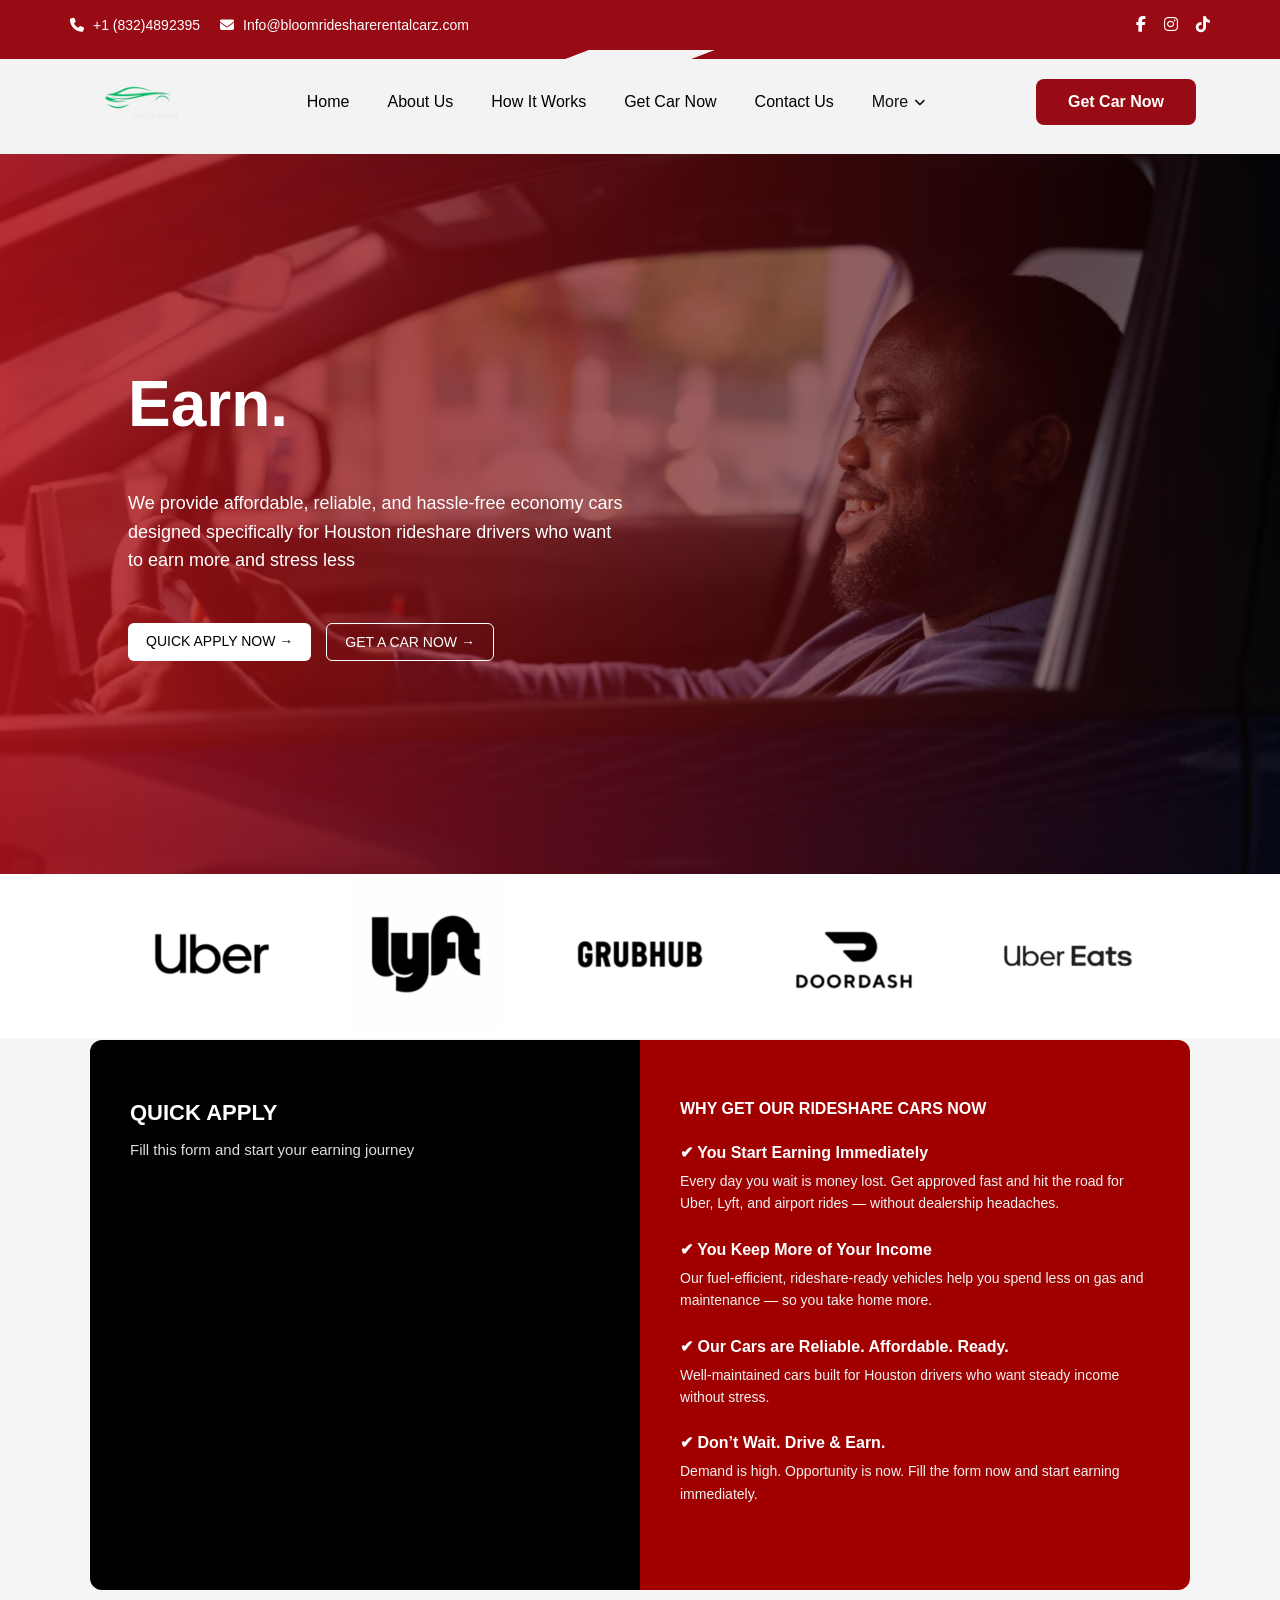
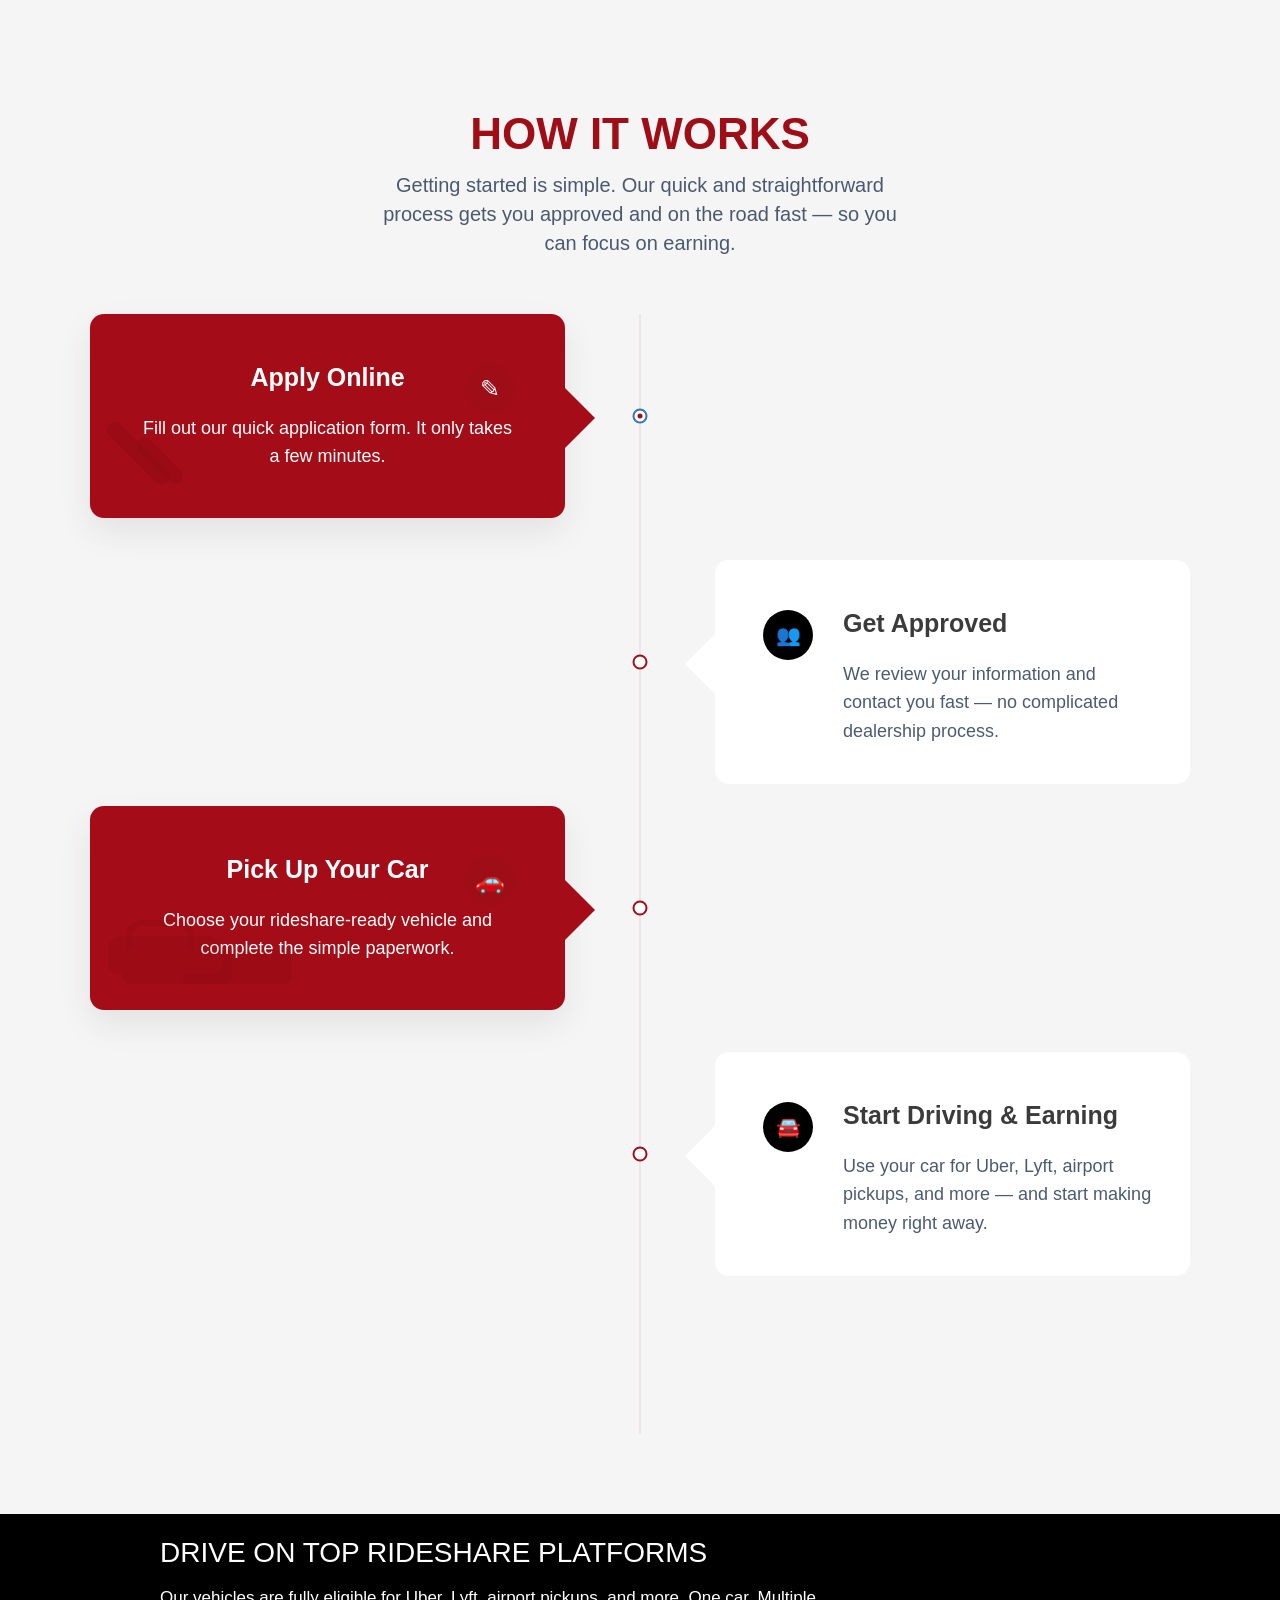
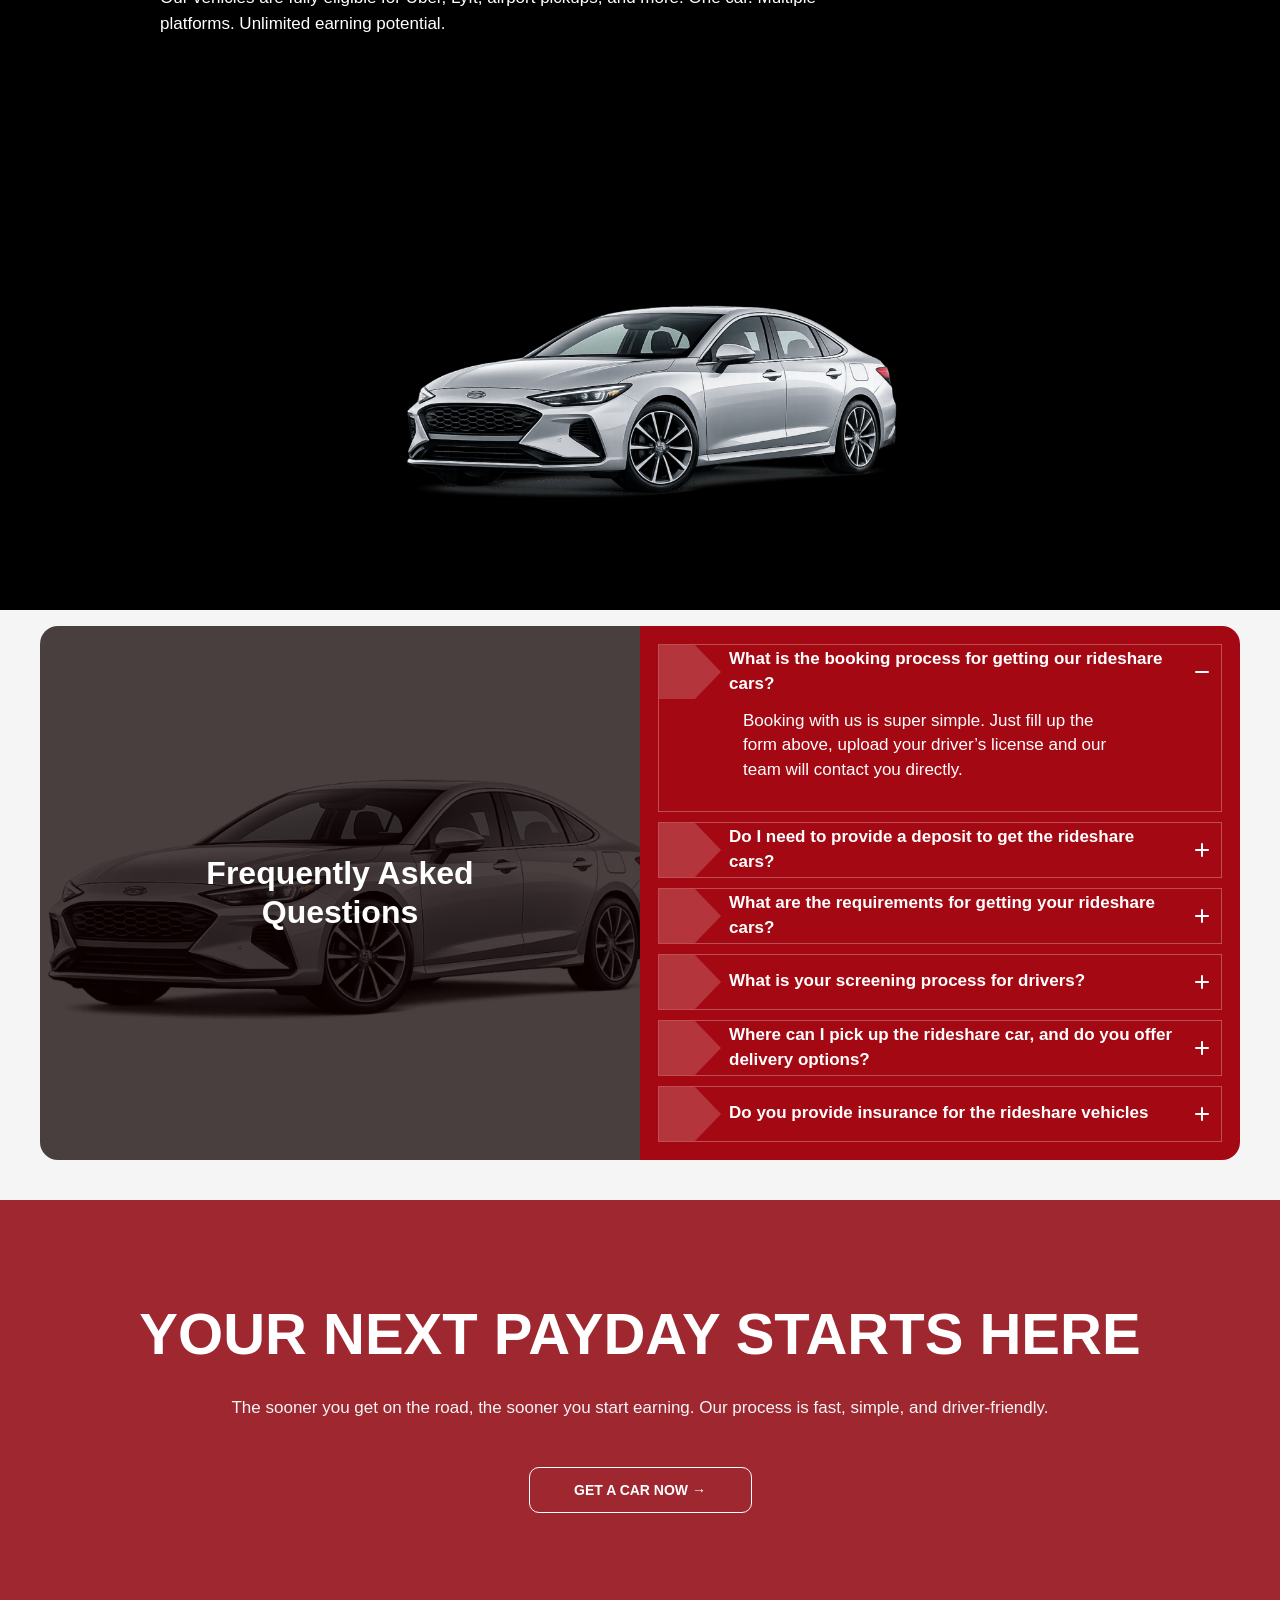
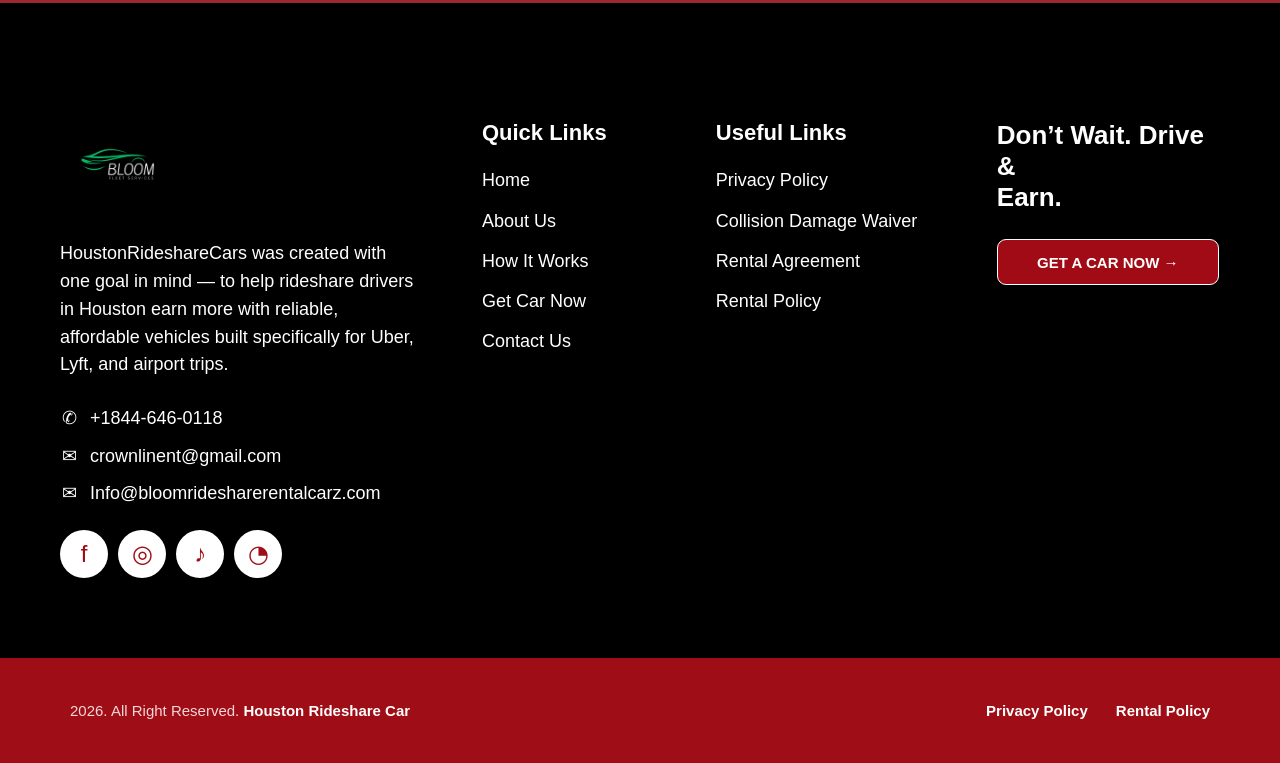
<file: index.html>
<!DOCTYPE html>
<html lang="en">
<head>
  <meta charset="UTF-8">
  <meta name="viewport" content="width=device-width, initial-scale=1.0">
  <title>J-Links Fleet</title>
  <link rel="stylesheet" href="/style.css">
    <link rel="preconnect" href="https://fonts.googleapis.com">
  <link rel="preconnect" href="https://fonts.gstatic.com" crossorigin>
  <link
    href="https://fonts.googleapis.com/css2?family=Poppins:wght@400;500;600;700&display=swap"
    rel="stylesheet"
  >

  <link
    rel="stylesheet"
    href="https://cdnjs.cloudflare.com/ajax/libs/font-awesome/6.5.2/css/all.min.css"
  >
</head>
<body>

 <!-- TOP BAR -->
  <div class="jl-nav-topbar">
    <div class="jl-nav-topbar-left">
      <div class="jl-nav-topbar-item">
        <i class="fa-solid fa-phone"></i>
        <span>+1 (832)4892395</span>
      </div>

      <div class="jl-nav-topbar-item">
        <i class="fa-solid fa-envelope"></i>
        <span>Info@bloomridesharerentalcarz.com</span>
      </div>
    </div>

    <div class="jl-nav-topbar-right">
      <div class="jl-nav-socials">
        <a href="#"><i class="fa-brands fa-facebook-f"></i></a>
        <a href="#"><i class="fa-brands fa-instagram"></i></a>
        <a href="#"><i class="fa-brands fa-tiktok"></i></a>
      </div>
    </div>
  </div>

  <!-- MAIN NAV -->
  <div class="jl-nav-shell">
    <nav class="jl-nav-main">
      <a href="#" class="jl-nav-brand">
        <img style="width: 7rem;" src="6__2_-removebg-preview.png" alt="J-Links Fleet Logo">
      </a>

      <div class="jl-nav-desktop">
        <ul class="jl-nav-links">
          <li><a href="#" class="jl-nav-link jl-nav-link-active">Home</a></li>
          <li><a href="/about.html" class="jl-nav-link">About Us</a></li>
          <li><a href="/howitworks.html" class="jl-nav-link">How It Works</a></li>
          <li><a href="/getcarnow.html" class="jl-nav-link">Get Car Now</a></li>
          <li><a href="/contact.html" class="jl-nav-link">Contact Us</a></li>

          <li class="jl-nav-dropdown">
            <button class="jl-nav-dropdown-toggle" type="button">
              More
              <i class="fa-solid fa-angle-down"></i>
            </button>

            <div class="jl-nav-dropdown-menu">
              <a href="#">Collision Damage Waiver</a>
              <a href="#">Rental Agreement</a>
              <a href="#">Rental Policy</a>
              <a href="#">Privacy Policy</a>
            </div>
          </li>
        </ul>
      </div>

      <div class="jl-nav-cta-wrap">
        <a href="#" class="jl-nav-cta">Get Car Now</a>
      </div>

      <button class="jl-nav-mobile-toggle" id="openMenu" aria-label="Open menu" type="button">
        <span></span>
        <span></span>
        <span></span>
      </button>
    </nav>
  </div>

  <!-- MOBILE OVERLAY -->
  <div class="jl-nav-overlay" id="mobileOverlay"></div>

  <!-- MOBILE SIDEBAR -->
  <aside class="jl-nav-sidebar" id="mobileSidebar">
    <div class="jl-nav-sidebar-top">
      <a href="#" class="jl-nav-sidebar-brand">
        <img style="width: 7rem;" src="6__2_-removebg-preview.png" alt="J-Links Fleet Logo">
      </a>

      <button class="jl-nav-close" id="closeMenu" aria-label="Close menu" type="button">
        <i class="fa-solid fa-xmark"></i>
      </button>
    </div>

    <nav class="jl-nav-sidebar-menu">
      <a href="/index.html" class="jl-nav-sidebar-link jl-nav-sidebar-link-active">Home</a>
      <a href="/about.html" class="jl-nav-sidebar-link">About Us</a>
      <a href="/howitworks.html" class="jl-nav-sidebar-link">How It Works</a>
      <a href="/getcarnow.html" class="jl-nav-sidebar-link">Get Car Now</a>
      <a href="/contact.html" class="jl-nav-sidebar-link">Contact Us</a>

      <div class="jl-nav-sidebar-dropdown">
        <button class="jl-nav-sidebar-dropdown-toggle" id="mobileDropdownBtn" type="button">
          <span>More</span>
          <span class="jl-nav-sidebar-dropdown-icon">
            <i class="fa-solid fa-angle-down" id="mobileDropdownArrow"></i>
          </span>
        </button>

        <div class="jl-nav-sidebar-dropdown-menu" id="mobileDropdownContent">
          <a href="#">Collision Damage Waiver</a>
          <a href="#">Rental Agreement</a>
          <a href="#">Rental Policy</a>
          <a href="#">Privacy Policy</a>
        </div>
      </div>
    </nav>
  </aside>


<!-- HERO -->
<section class="hero">
  <div class="overlay"></div>

  <div class="hero-content container">
      <div class="text-wrapper">
    <h1 id="changing-text">Drive.</h1>
  </div>
    <p>
      We provide affordable, reliable, and hassle-free economy cars designed
      specifically for Houston rideshare drivers who want to earn more and stress less
    </p>

    <div class="hero-buttons">
      <a href="/getcarnow.html" class="btn light">QUICK APPLY NOW →</a>
      <a href="/getcarnow.html" class="btn outline">GET A CAR NOW →</a>
    </div>
  </div>
</section>
<section class="icons">
  <div class="hidemobile"><img src="uber.png" alt="uber logo"></div>
  <div class="hidemobile"><img src="lyft.png" alt=""></div>
  <div><img src="grub.png" alt=""></div>
  <div><img src="doordash.png" alt=""></div>
  <div><img src="ubereats.png" alt=""></div>
</section>

<section class="apply-section">
  <div class="apply-container">

    <!-- LEFT -->
    <div class="apply-left">
      <h2>QUICK APPLY</h2>
      <p>Fill this form and start your earning journey</p>
    </div>

    <!-- RIGHT -->
    <div class="apply-right">
      <h3>WHY GET OUR RIDESHARE CARS NOW</h3>

      <div class="item">
        <h4>✔ You Start Earning Immediately</h4>
        <p>
          Every day you wait is money lost. Get approved fast and hit the road
          for Uber, Lyft, and airport rides — without dealership headaches.
        </p>
      </div>

      <div class="item">
        <h4>✔ You Keep More of Your Income</h4>
        <p>
          Our fuel-efficient, rideshare-ready vehicles help you spend less on
          gas and maintenance — so you take home more.
        </p>
      </div>

      <div class="item">
        <h4>✔ Our Cars are Reliable. Affordable. Ready.</h4>
        <p>
          Well-maintained cars built for Houston drivers who want steady income
          without stress.
        </p>
      </div>

      <div class="item">
        <h4>✔ Don’t Wait. Drive & Earn.</h4>
        <p>
          Demand is high. Opportunity is now. Fill the form now and start earning
          immediately.
        </p>
      </div>
    </div>

  </div>
</section>
<section class="our-process">
  <div class="our-process__header">
    <h2>HOW IT WORKS</h2>
    <p>
      Getting started is simple. Our quick and straightforward
      process gets you approved and on the road fast — so
      you can focus on earning.
    </p>
  </div>

  <div class="our-process__timeline">
    <div class="our-process__line"></div>

    <span class="our-process__dot our-process__dot--1"></span>
    <span class="our-process__dot our-process__dot--2"></span>
    <span class="our-process__dot our-process__dot--3"></span>
    <span class="our-process__dot our-process__dot--4"></span>

    <article class="process-card process-card--left process-card--red card-1">
      <span class="process-card__arrow process-card__arrow--right"></span>
      <span class="process-card__outline-icon process-card__outline-icon--pen"></span>
      <span class="process-card__icon process-card__icon--light">✎</span>
      <h3>Apply Online</h3>
      <p>
        Fill out our quick application form. It only
        takes a few minutes.
      </p>
    </article>

    <article class="process-card process-card--right card-2">
      <span class="process-card__arrow process-card__arrow--left"></span>
      <span class="process-card__icon process-card__icon--dark">👥</span>
      <h3>Get Approved</h3>
      <p>
        We review your information and contact
        you fast — no complicated dealership
        process.
      </p>
    </article>

    <article class="process-card process-card--left process-card--red card-3">
      <span class="process-card__arrow process-card__arrow--right"></span>
      <span class="process-card__outline-icon process-card__outline-icon--car"></span>
      <span class="process-card__icon process-card__icon--light">🚗</span>
      <h3>Pick Up Your Car</h3>
      <p>
        Choose your rideshare-ready vehicle and
        complete the simple paperwork.
      </p>
    </article>

    <article class="process-card process-card--right card-4">
      <span class="process-card__arrow process-card__arrow--left"></span>
      <span class="process-card__icon process-card__icon--dark">🚘</span>
      <h3>Start Driving &amp; Earning</h3>
      <p>
        Use your car for Uber, Lyft, airport
        pickups, and more — and start making
        money right away.
      </p>
    </article>
  </div>
</section>




<section class="rideshare-platforms">
  <div class="rideshare-platforms__content">
    <h2>DRIVE ON TOP RIDESHARE PLATFORMS</h2>
    <p>
      Our vehicles are fully eligible for Uber, Lyft, airport pickups, and more. One
      car. Multiple platforms. Unlimited earning potential.
    </p>
  </div>

  <div class="rideshare-platforms__image-wrap">
    <img src="bloomford.png" alt="Silver sedan car" class="rideshare-platforms__image">
  </div>
</section>

<section class="faq-section">
  <div class="faq-wrapper">
    <div class="faq-banner">
      <div class="faq-banner-overlay"></div>
      <div class="faq-banner-content">
        <h2>Frequently Asked<br>Questions</h2>
      </div>
    </div>

    <div class="faq-panel">
      <details class="faq-item" open>
        <summary>
          <span class="faq-shape"></span>
          <span class="faq-question">What is the booking process for getting our rideshare cars?</span>
          <span class="faq-icon"></span>
        </summary>
        <div class="faq-answer">
          Booking with us is super simple. Just fill up the form above, upload your driver’s license and our team will contact you directly.
        </div>
      </details>

      <details class="faq-item">
        <summary>
          <span class="faq-shape"></span>
          <span class="faq-question">Do I need to provide a deposit to get the rideshare cars?</span>
          <span class="faq-icon"></span>
        </summary>

      </details>

      <details class="faq-item">
        <summary>
          <span class="faq-shape"></span>
          <span class="faq-question">What are the requirements for getting your rideshare cars?</span>
          <span class="faq-icon"></span>
        </summary>
        <div class="faq-answer">
          Booking with us is super simple. Just fill up the form above, upload your driver’s license and our team will contact you directly.
        </div>        
      </details>

      <details class="faq-item">
        <summary>
          <span class="faq-shape"></span>
          <span class="faq-question">What is your screening process for drivers?</span>
          <span class="faq-icon"></span>
        </summary>
        <div class="faq-answer">
          Booking with us is super simple. Just fill up the form above, upload your driver’s license and our team will contact you directly.
        </div>        
      </details>

      <details class="faq-item">
        <summary>
          <span class="faq-shape"></span>
          <span class="faq-question">Where can I pick up the rideshare car, and do you offer delivery options?</span>
          <span class="faq-icon"></span>
        </summary>
        <div class="faq-answer">
          Booking with us is super simple. Just fill up the form above, upload your driver’s license and our team will contact you directly.
        </div>        
      </details>

      <details class="faq-item">
        <summary>
          <span class="faq-shape"></span>
          <span class="faq-question">Do you provide insurance for the rideshare vehicles</span>
          <span class="faq-icon"></span>
        </summary>
        <div class="faq-answer">
          Booking with us is super simple. Just fill up the form above, upload your driver’s license and our team will contact you directly.
        </div>        
      </details>
    </div>
  </div>
</section>

<section class="payday-cta">
  <div class="payday-cta__inner">
    <h2>YOUR NEXT PAYDAY STARTS HERE</h2>
    <p>
      The sooner you get on the road, the sooner you start earning. Our process is fast, simple, and driver-friendly.
    </p>
    <a href="#" class="payday-cta__btn">GET A CAR NOW →</a>
  </div>
</section>
<footer class="site-footer">
  <div class="site-footer__inner">
    <div class="site-footer__col site-footer__col--about">
      <img style="width: 7rem;" src="6__2_-removebg-preview.png" alt="J-Links Fleet Logo" class="site-footer__logo">

      <p class="site-footer__text">
        HoustonRideshareCars was created with one
        goal in mind — to help rideshare drivers in
        Houston earn more with reliable, affordable
        vehicles built specifically for Uber, Lyft, and
        airport trips.
      </p>

      <div class="site-footer__contact-list">
        <a href="tel:+18446460118" class="site-footer__contact">
          <span class="site-footer__contact-icon">✆</span>
          <span>+1844-646-0118</span>
        </a>

        <a href="mailto:crownlinent@gmail.com" class="site-footer__contact">
          <span class="site-footer__contact-icon">✉</span>
          <span>crownlinent@gmail.com</span>
        </a>

        <a href="mailto:Info@bloomridesharerentalcarz.com" class="site-footer__contact">
          <span class="site-footer__contact-icon">✉</span>
          <span>Info@bloomridesharerentalcarz.com</span>
        </a>
      </div>

      <div class="site-footer__socials">
        <a href="#" aria-label="Facebook">f</a>
        <a href="#" aria-label="Instagram">◎</a>
        <a href="#" aria-label="TikTok">♪</a>
        <a href="#" aria-label="WhatsApp">◔</a>
      </div>
    </div>

    <div class="site-footer__col site-footer__col--links">
      <h3>Quick Links</h3>
      <ul>
        <li><a href="#">Home</a></li>
        <li><a href="#">About Us</a></li>
        <li><a href="#">How It Works</a></li>
        <li><a href="#">Get Car Now</a></li>
        <li><a href="#">Contact Us</a></li>
      </ul>
    </div>

    <div class="site-footer__col site-footer__col--links">
      <h3>Useful Links</h3>
      <ul>
        <li><a href="#">Privacy Policy</a></li>
        <li><a href="#">Collision Damage Waiver</a></li>
        <li><a href="#">Rental Agreement</a></li>
        <li><a href="#">Rental Policy</a></li>
      </ul>
    </div>

    <div class="site-footer__col site-footer__col--cta">
      <h3>Don’t Wait. Drive &amp;<br>Earn.</h3>
      <a href="#" class="site-footer__btn">GET A CAR NOW →</a>
    </div>
  </div>
</footer>
<div class="footer-bottom">
  <div class="footer-bottom__inner">
    <p>2026. All Right Reserved. <span>Houston Rideshare Car</span></p>

    <div class="footer-bottom__links">
      <a href="#">Privacy Policy</a>
      <a href="#">Rental Policy</a>
    </div>
  </div>
</div>

<script src="/scripts.js"></script>

</body>
</html>
</file>
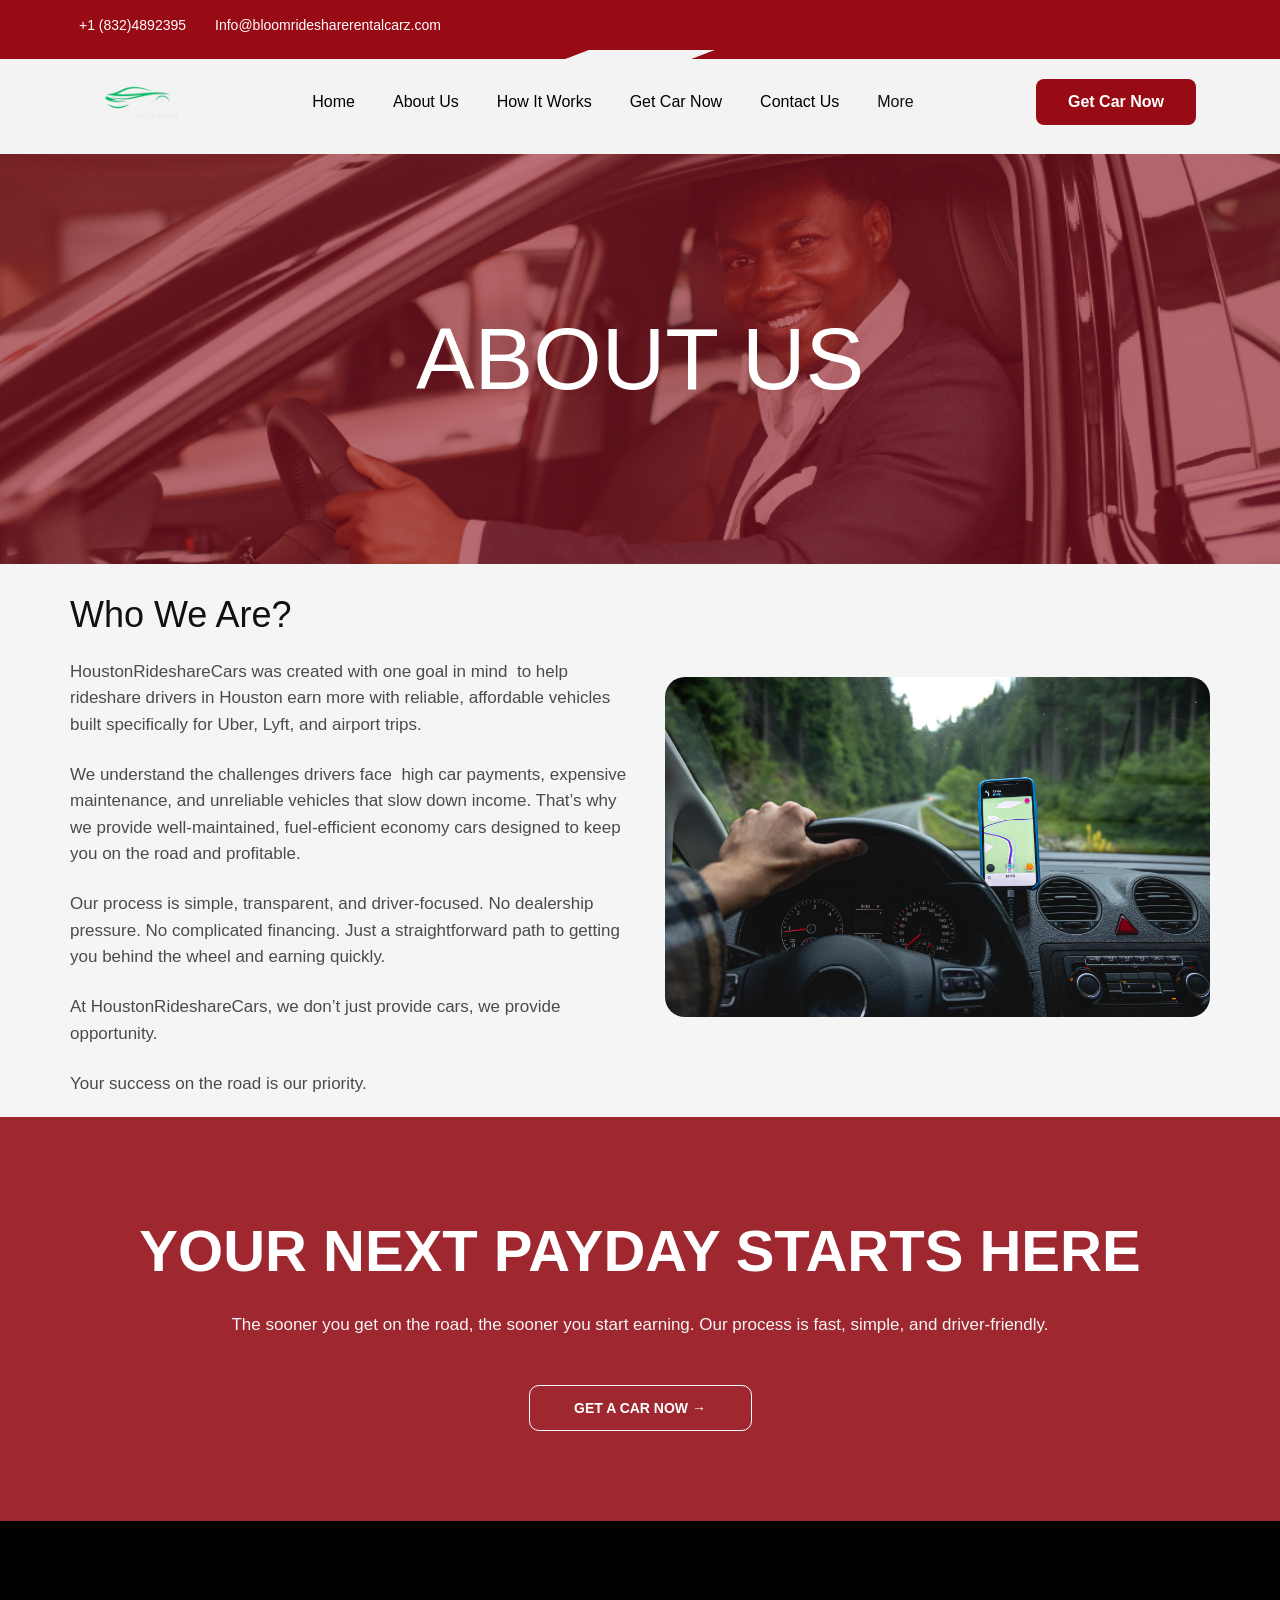
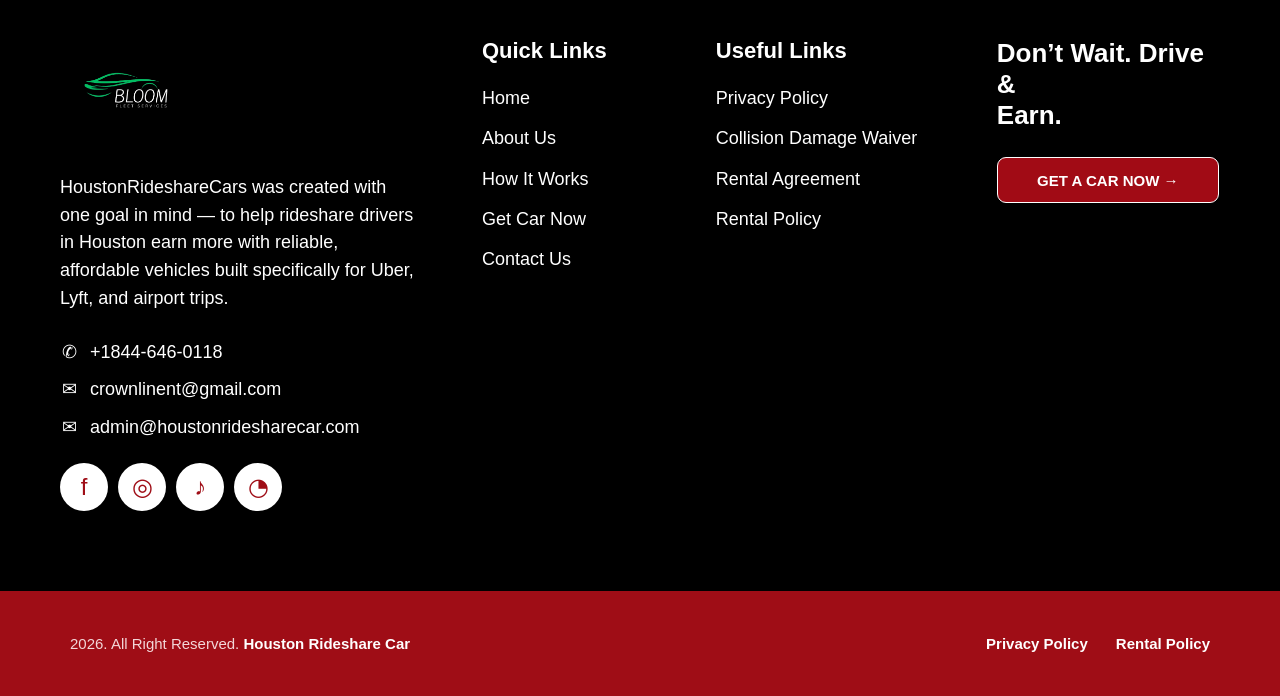
<file: about.html>
<!DOCTYPE html>
<html lang="en">
<head>
    <meta charset="UTF-8">
    <meta name="viewport" content="width=device-width, initial-scale=1.0">
    <title>About</title>
    <link rel="stylesheet" href="style.css">
</head>
<body>
 <!-- TOP BAR -->
  <div class="jl-nav-topbar">
    <div class="jl-nav-topbar-left">
      <div class="jl-nav-topbar-item">
        <i class="fa-solid fa-phone"></i>
        <span>+1 (832)4892395</span>
      </div>

      <div class="jl-nav-topbar-item">
        <i class="fa-solid fa-envelope"></i>
        <span>Info@bloomridesharerentalcarz.com</span>
      </div>
    </div>

    <div class="jl-nav-topbar-right">
      <div class="jl-nav-socials">
        <a href="#"><i class="fa-brands fa-facebook-f"></i></a>
        <a href="#"><i class="fa-brands fa-instagram"></i></a>
        <a href="#"><i class="fa-brands fa-tiktok"></i></a>
      </div>
    </div>
  </div>

  <!-- MAIN NAV -->
  <div class="jl-nav-shell">
    <nav class="jl-nav-main">
      <a href="#" class="jl-nav-brand">
        <img style="width: 7rem;" src="6__2_-removebg-preview.png" alt="J-Links Fleet Logo">
      </a>

      <div class="jl-nav-desktop">
        <ul class="jl-nav-links">
          <li><a href="/index.html" class="jl-nav-link jl-nav-link-active">Home</a></li>
          <li><a href="/about.html" class="jl-nav-link">About Us</a></li>
          <li><a href="/howitworks.html" class="jl-nav-link">How It Works</a></li>
          <li><a href="/getcarnow.html" class="jl-nav-link">Get Car Now</a></li>
          <li><a href="/contact.html" class="jl-nav-link">Contact Us</a></li>

          <li class="jl-nav-dropdown">
            <button class="jl-nav-dropdown-toggle" type="button">
              More
              <i class="fa-solid fa-angle-down"></i>
            </button>

            <div class="jl-nav-dropdown-menu">
              <a href="#">Collision Damage Waiver</a>
              <a href="#">Rental Agreement</a>
              <a href="#">Rental Policy</a>
              <a href="#">Privacy Policy</a>
            </div>
          </li>
        </ul>
      </div>

      <div class="jl-nav-cta-wrap">
        <a href="#" class="jl-nav-cta">Get Car Now</a>
      </div>

      <button class="jl-nav-mobile-toggle" id="openMenu" aria-label="Open menu" type="button">
        <span></span>
        <span></span>
        <span></span>
      </button>
    </nav>
  </div>

  <!-- MOBILE OVERLAY -->
  <div class="jl-nav-overlay" id="mobileOverlay"></div>

  <!-- MOBILE SIDEBAR -->
  <aside class="jl-nav-sidebar" id="mobileSidebar">
    <div class="jl-nav-sidebar-top">
      <a href="#" class="jl-nav-sidebar-brand">
        <img style="width: 7rem;" src="6__2_-removebg-preview.png" alt="J-Links Fleet Logo">
      </a>

      <button class="jl-nav-close" id="closeMenu" aria-label="Close menu" type="button">
        <i class="fa-solid fa-xmark"></i>
      </button>
    </div>

    <nav class="jl-nav-sidebar-menu">
      <a href="/index.html" class="jl-nav-sidebar-link jl-nav-sidebar-link-active">Home</a>
      <a href="/about.html" class="jl-nav-sidebar-link">About Us</a>
      <a href="/howitworks.html" class="jl-nav-sidebar-link">How It Works</a>
      <a href="/getcarnow.html" class="jl-nav-sidebar-link">Get Car Now</a>
      <a href="/contact.html" class="jl-nav-sidebar-link">Contact Us</a>

      <div class="jl-nav-sidebar-dropdown">
        <button class="jl-nav-sidebar-dropdown-toggle" id="mobileDropdownBtn" type="button">
          <span>More</span>
          <span class="jl-nav-sidebar-dropdown-icon">
            <i class="fa-solid fa-angle-down" id="mobileDropdownArrow"></i>
          </span>
        </button>

        <div class="jl-nav-sidebar-dropdown-menu" id="mobileDropdownContent">
          <a href="#">Collision Damage Waiver</a>
          <a href="#">Rental Agreement</a>
          <a href="#">Rental Policy</a>
          <a href="#">Privacy Policy</a>
        </div>
      </div>
    </nav>
  </aside>


<section class="about-hero">
  <div class="about-hero__overlay"></div>
  <div class="about-hero__content">
    <h1>ABOUT US</h1>
  </div>
</section>

<section class="about-who">
  <div class="about-who__inner">
    <div class="about-who__content">
      <h2>Who We Are?</h2>

      <p>
        HoustonRideshareCars was created with one goal in mind&nbsp;&nbsp;to help
        rideshare drivers in Houston earn more with reliable, affordable
        vehicles built specifically for Uber, Lyft, and airport trips.
      </p>

      <p>
        We understand the challenges drivers face&nbsp;&nbsp;high car payments,
        expensive maintenance, and unreliable vehicles that slow down
        income. That’s why we provide well-maintained, fuel-efficient
        economy cars designed to keep you on the road and profitable.
      </p>

      <p>
        Our process is simple, transparent, and driver-focused. No
        dealership pressure. No complicated financing. Just a
        straightforward path to getting you behind the wheel and earning
        quickly.
      </p>

      <p>
        At HoustonRideshareCars, we don’t just provide cars, we provide
        opportunity.
      </p>

      <p>Your success on the road is our priority.</p>
    </div>

    <div class="about-who__image-wrap">
      <img src="navigation.jpg" alt="Driver using navigation app in a car" class="about-who__image">
    </div>
  </div>
</section>

<section class="payday-cta">
  <div class="payday-cta__inner">
    <h2>YOUR NEXT PAYDAY STARTS HERE</h2>
    <p>
      The sooner you get on the road, the sooner you start earning. Our process is fast, simple, and driver-friendly.
    </p>
    <a href="#" class="payday-cta__btn">GET A CAR NOW →</a>
  </div>
</section>
<footer class="site-footer">
  <div class="site-footer__inner">
    <div class="site-footer__col site-footer__col--about">
      <img src="6__2_-removebg-preview.png" alt="J-Links Fleet Logo" class="site-footer__logo">

      <p class="site-footer__text">
        HoustonRideshareCars was created with one
        goal in mind — to help rideshare drivers in
        Houston earn more with reliable, affordable
        vehicles built specifically for Uber, Lyft, and
        airport trips.
      </p>

      <div class="site-footer__contact-list">
        <a href="tel:+18446460118" class="site-footer__contact">
          <span class="site-footer__contact-icon">✆</span>
          <span>+1844-646-0118</span>
        </a>

        <a href="mailto:crownlinent@gmail.com" class="site-footer__contact">
          <span class="site-footer__contact-icon">✉</span>
          <span>crownlinent@gmail.com</span>
        </a>

        <a href="mailto:admin@houstonridesharecar.com" class="site-footer__contact">
          <span class="site-footer__contact-icon">✉</span>
          <span>admin@houstonridesharecar.com</span>
        </a>
      </div>

      <div class="site-footer__socials">
        <a href="#" aria-label="Facebook">f</a>
        <a href="#" aria-label="Instagram">◎</a>
        <a href="#" aria-label="TikTok">♪</a>
        <a href="#" aria-label="WhatsApp">◔</a>
      </div>
    </div>

    <div class="site-footer__col site-footer__col--links">
      <h3>Quick Links</h3>
      <ul>
        <li><a href="#">Home</a></li>
        <li><a href="#">About Us</a></li>
        <li><a href="#">How It Works</a></li>
        <li><a href="#">Get Car Now</a></li>
        <li><a href="#">Contact Us</a></li>
      </ul>
    </div>

    <div class="site-footer__col site-footer__col--links">
      <h3>Useful Links</h3>
      <ul>
        <li><a href="#">Privacy Policy</a></li>
        <li><a href="#">Collision Damage Waiver</a></li>
        <li><a href="#">Rental Agreement</a></li>
        <li><a href="#">Rental Policy</a></li>
      </ul>
    </div>

    <div class="site-footer__col site-footer__col--cta">
      <h3>Don’t Wait. Drive &amp;<br>Earn.</h3>
      <a href="#" class="site-footer__btn">GET A CAR NOW →</a>
    </div>
  </div>
</footer>
<div class="footer-bottom">
  <div class="footer-bottom__inner">
    <p>2026. All Right Reserved. <span>Houston Rideshare Car</span></p>

    <div class="footer-bottom__links">
      <a href="#">Privacy Policy</a>
      <a href="#">Rental Policy</a>
    </div>
  </div>
</div>

<script src="/scripts.js"></script>
</body>
</html>
</file>
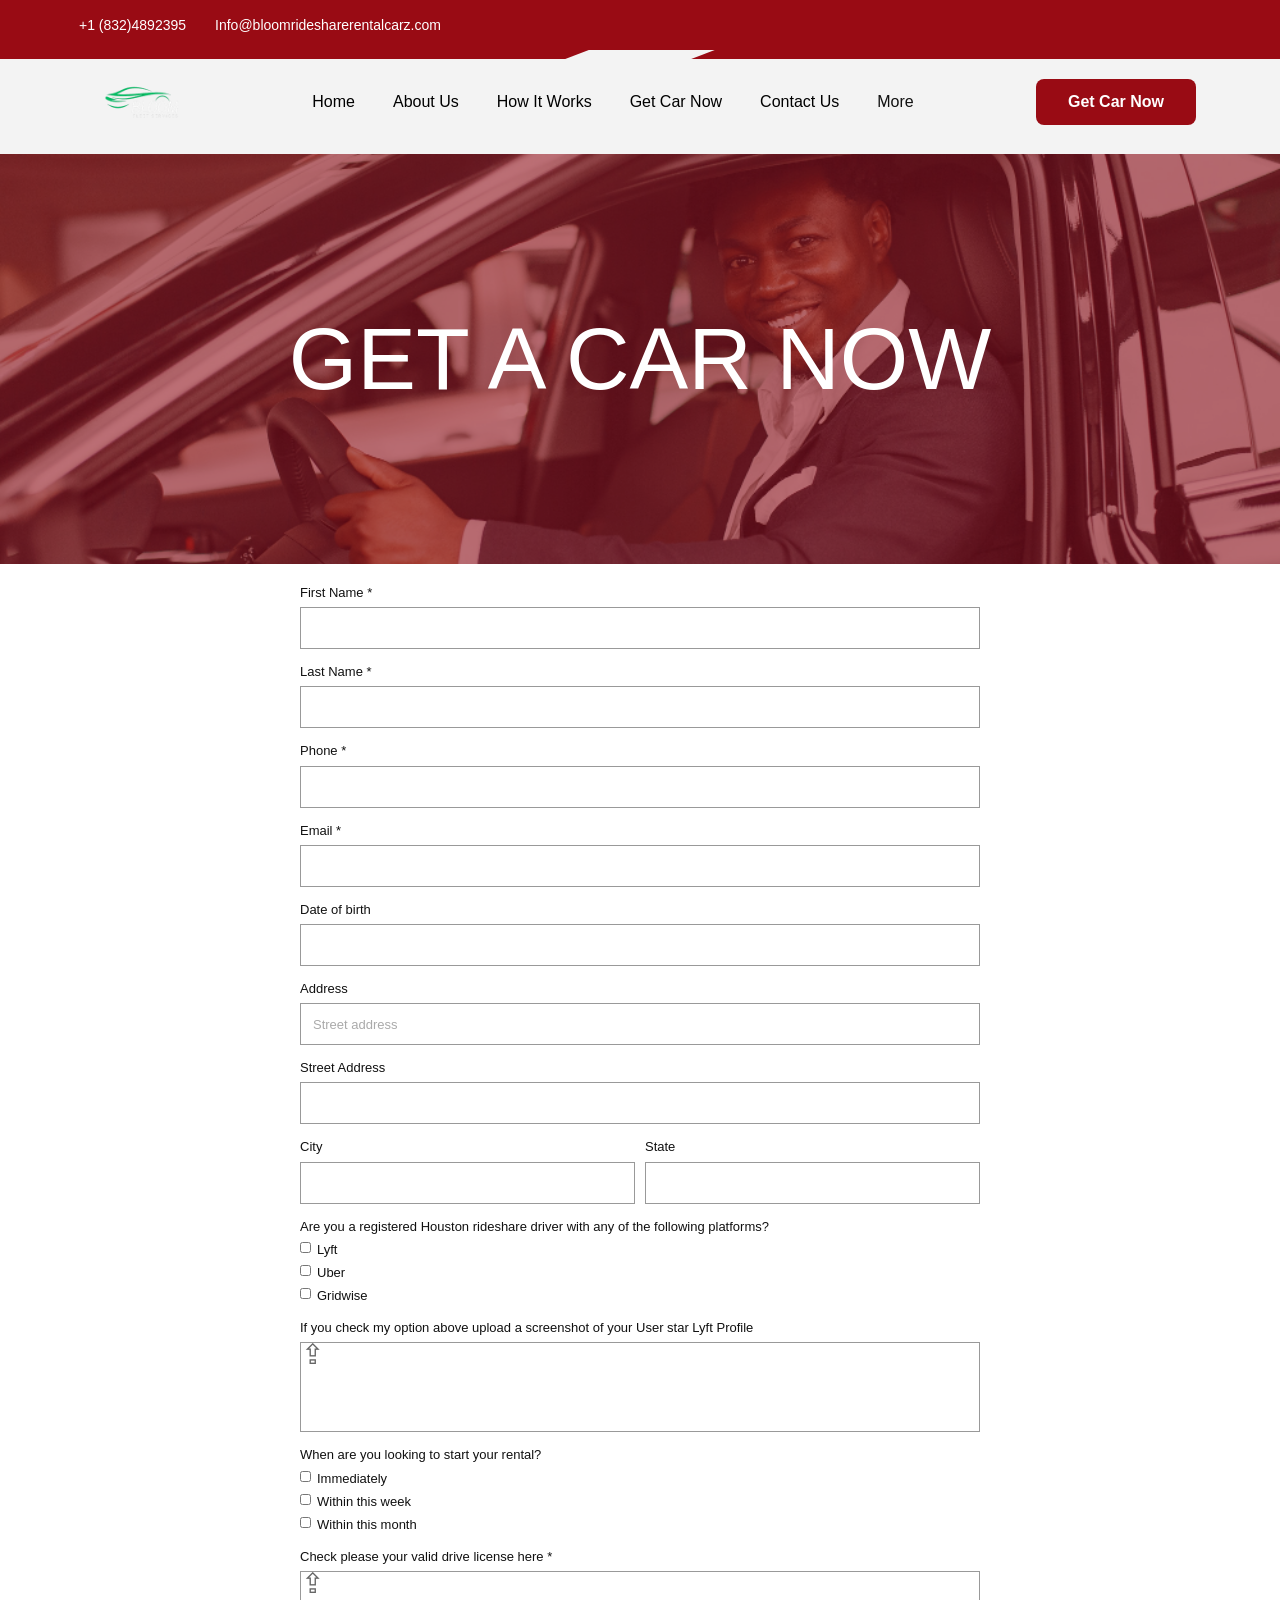
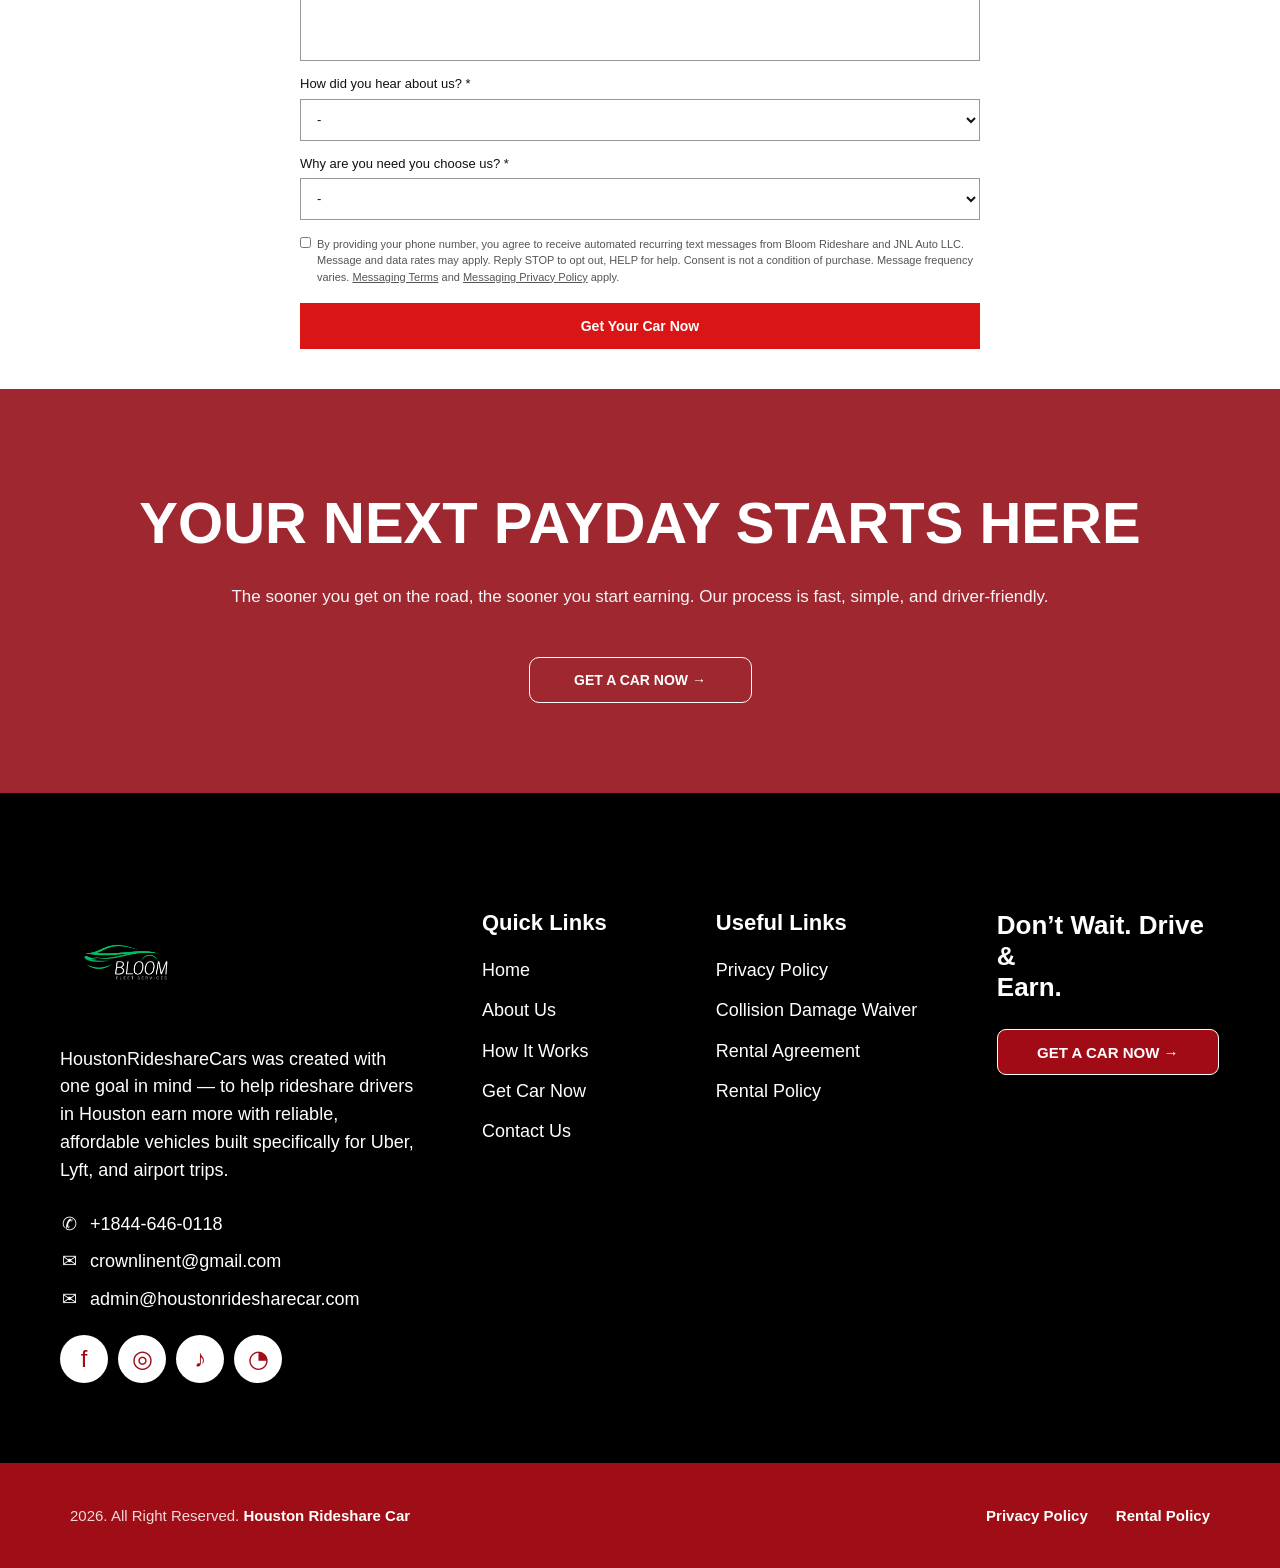
<file: getcarnow.html>
<!DOCTYPE html>
<html lang="en">
<head>
    <meta charset="UTF-8">
    <meta name="viewport" content="width=device-width, initial-scale=1.0">
    <title>Get car now</title>
    <link rel="stylesheet" href="style.css">
</head>
<body>
 <!-- TOP BAR -->
  <div class="jl-nav-topbar">
    <div class="jl-nav-topbar-left">
      <div class="jl-nav-topbar-item">
        <i class="fa-solid fa-phone"></i>
        <span>+1 (832)4892395</span>
      </div>

      <div class="jl-nav-topbar-item">
        <i class="fa-solid fa-envelope"></i>
        <span>Info@bloomridesharerentalcarz.com</span>
      </div>
    </div>

    <div class="jl-nav-topbar-right">
      <div class="jl-nav-socials">
        <a href="#"><i class="fa-brands fa-facebook-f"></i></a>
        <a href="#"><i class="fa-brands fa-instagram"></i></a>
        <a href="#"><i class="fa-brands fa-tiktok"></i></a>
      </div>
    </div>
  </div>

  <!-- MAIN NAV -->
  <div class="jl-nav-shell">
    <nav class="jl-nav-main">
      <a href="#" class="jl-nav-brand">
        <img style="width: 7rem;" src="6__2_-removebg-preview.png" alt="J-Links Fleet Logo">
      </a>

      <div class="jl-nav-desktop">
        <ul class="jl-nav-links">
          <li><a href="#" class="jl-nav-link jl-nav-link-active">Home</a></li>
          <li><a href="/about.html" class="jl-nav-link">About Us</a></li>
          <li><a href="/howitworks.html" class="jl-nav-link">How It Works</a></li>
          <li><a href="/getcarnow.html" class="jl-nav-link">Get Car Now</a></li>
          <li><a href="/contact.html" class="jl-nav-link">Contact Us</a></li>

          <li class="jl-nav-dropdown">
            <button class="jl-nav-dropdown-toggle" type="button">
              More
              <i class="fa-solid fa-angle-down"></i>
            </button>

            <div class="jl-nav-dropdown-menu">
              <a href="#">Collision Damage Waiver</a>
              <a href="#">Rental Agreement</a>
              <a href="#">Rental Policy</a>
              <a href="#">Privacy Policy</a>
            </div>
          </li>
        </ul>
      </div>

      <div class="jl-nav-cta-wrap">
        <a href="#" class="jl-nav-cta">Get Car Now</a>
      </div>

      <button class="jl-nav-mobile-toggle" id="openMenu" aria-label="Open menu" type="button">
        <span></span>
        <span></span>
        <span></span>
      </button>
    </nav>
  </div>

  <!-- MOBILE OVERLAY -->
  <div class="jl-nav-overlay" id="mobileOverlay"></div>

  <!-- MOBILE SIDEBAR -->
  <aside class="jl-nav-sidebar" id="mobileSidebar">
    <div class="jl-nav-sidebar-top">
      <a href="#" class="jl-nav-sidebar-brand">
        <img style="width: 7rem;" src="6__2_-removebg-preview.png" alt="J-Links Fleet Logo">
      </a>

      <button class="jl-nav-close" id="closeMenu" aria-label="Close menu" type="button">
        <i class="fa-solid fa-xmark"></i>
      </button>
    </div>

    <nav class="jl-nav-sidebar-menu">
      <a href="/index.html" class="jl-nav-sidebar-link jl-nav-sidebar-link-active">Home</a>
      <a href="/about.html" class="jl-nav-sidebar-link">About Us</a>
      <a href="/howitworks.html" class="jl-nav-sidebar-link">How It Works</a>
      <a href="/getcarnow.html" class="jl-nav-sidebar-link">Get Car Now</a>
      <a href="/contact.html" class="jl-nav-sidebar-link">Contact Us</a>

      <div class="jl-nav-sidebar-dropdown">
        <button class="jl-nav-sidebar-dropdown-toggle" id="mobileDropdownBtn" type="button">
          <span>More</span>
          <span class="jl-nav-sidebar-dropdown-icon">
            <i class="fa-solid fa-angle-down" id="mobileDropdownArrow"></i>
          </span>
        </button>

        <div class="jl-nav-sidebar-dropdown-menu" id="mobileDropdownContent">
          <a href="#">Collision Damage Waiver</a>
          <a href="#">Rental Agreement</a>
          <a href="#">Rental Policy</a>
          <a href="#">Privacy Policy</a>
        </div>
      </div>
    </nav>
  </aside>


<section class="about-hero">
  <div class="about-hero__overlay"></div>
  <div class="about-hero__content">
    <h1>GET A CAR NOW</h1>
    <!-- <p>Don’t wait while others are earning. Fill the form below and secure your rideshare-ready vehicle today.</p> -->
  </div>
</section>

<section class="app-form-section">
    <div class="app-form-container">
      <form class="app-form">

        <div class="app-form-group">
          <label for="firstName">First Name *</label>
          <input type="text" id="firstName" name="firstName" required />
        </div>

        <div class="app-form-group">
          <label for="lastName">Last Name *</label>
          <input type="text" id="lastName" name="lastName" required />
        </div>

        <div class="app-form-group">
          <label for="phone">Phone *</label>
          <input type="tel" id="phone" name="phone" required />
        </div>

        <div class="app-form-group">
          <label for="email">Email *</label>
          <input type="email" id="email" name="email" required />
        </div>

        <div class="app-form-group">
          <label for="dob">Date of birth</label>
          <input type="text" id="dob" name="dob" />
        </div>

        <div class="app-form-group">
          <label for="address">Address</label>
          <input type="text" id="address" name="address" placeholder="Street address" />
        </div>

        <div class="app-form-group">
          <label for="street2">Street Address</label>
          <input type="text" id="street2" name="street2" />
        </div>

        <div class="app-form-row">
          <div class="app-form-group">
            <label for="city">City</label>
            <input type="text" id="city" name="city" />
          </div>

          <div class="app-form-group">
            <label for="state">State</label>
            <input type="text" id="state" name="state" />
          </div>
        </div>

        <div class="app-form-group">
          <label>Are you a registered Houston rideshare driver with any of the following platforms?</label>
          <div class="app-checkbox-group">
            <label class="app-checkbox-item">
              <input type="checkbox" name="platform" value="lyft" />
              <span>Lyft</span>
            </label>

            <label class="app-checkbox-item">
              <input type="checkbox" name="platform" value="uber" />
              <span>Uber</span>
            </label>

            <label class="app-checkbox-item">
              <input type="checkbox" name="platform" value="gridwise" />
              <span>Gridwise</span>
            </label>
          </div>
        </div>

        <div class="app-form-group">
          <label>If you check my option above upload a screenshot of your User star Lyft Profile</label>
          <div class="app-upload-box">
            <input type="file" id="profileUpload" name="profileUpload" hidden />
            <label for="profileUpload" class="app-upload-label">
              <span class="app-upload-icon">⇪</span>
            </label>
          </div>
        </div>

        <div class="app-form-group">
          <label>When are you looking to start your rental?</label>
          <div class="app-checkbox-group">
            <label class="app-checkbox-item">
              <input type="checkbox" name="startTime" value="immediately" />
              <span>Immediately</span>
            </label>

            <label class="app-checkbox-item">
              <input type="checkbox" name="startTime" value="week" />
              <span>Within this week</span>
            </label>

            <label class="app-checkbox-item">
              <input type="checkbox" name="startTime" value="month" />
              <span>Within this month</span>
            </label>
          </div>
        </div>

        <div class="app-form-group">
          <label>Check please your valid drive license here *</label>
          <div class="app-upload-box">
            <input type="file" id="licenseUpload" name="licenseUpload" hidden required />
            <label for="licenseUpload" class="app-upload-label">
              <span class="app-upload-icon">⇪</span>
            </label>
          </div>
        </div>

        <div class="app-form-group">
          <label for="hearAbout">How did you hear about us? *</label>
          <select id="hearAbout" name="hearAbout" required>
            <option value="">-</option>
            <option value="google">Google</option>
            <option value="instagram">Instagram</option>
            <option value="facebook">Facebook</option>
            <option value="friend">Friend / Referral</option>
            <option value="other">Other</option>
          </select>
        </div>

        <div class="app-form-group">
          <label for="whyRent">Why are you need you choose us? *</label>
          <select id="whyRent" name="whyRent" required>
            <option value="">-</option>
            <option value="pricing">Affordable pricing</option>
            <option value="vehicle">Vehicle quality</option>
            <option value="availability">Availability</option>
            <option value="support">Support</option>
            <option value="other">Other</option>
          </select>
        </div>

        <div class="app-form-disclaimer">
          <label class="app-checkbox-item app-terms-check">
            <input type="checkbox" required />
            <span>
              By providing your phone number, you agree to receive automated recurring text messages from Bloom Rideshare and JNL Auto LLC.
              Message and data rates may apply. Reply STOP to opt out, HELP for help. Consent is not a condition of purchase.
              Message frequency varies. <u>Messaging Terms</u> and <u>Messaging Privacy Policy</u> apply.
            </span>
          </label>
        </div>

        <button type="submit" class="app-submit-btn">Get Your Car Now</button>
      </form>
    </div>
  </section>

<section class="payday-cta">
  <div class="payday-cta__inner">
    <h2>YOUR NEXT PAYDAY STARTS HERE</h2>
    <p>
      The sooner you get on the road, the sooner you start earning. Our process is fast, simple, and driver-friendly.
    </p>
    <a href="#" class="payday-cta__btn">GET A CAR NOW →</a>
  </div>
</section>
<footer class="site-footer">
  <div class="site-footer__inner">
    <div class="site-footer__col site-footer__col--about">
      <img src="6__2_-removebg-preview.png" alt="J-Links Fleet Logo" class="site-footer__logo">

      <p class="site-footer__text">
        HoustonRideshareCars was created with one
        goal in mind — to help rideshare drivers in
        Houston earn more with reliable, affordable
        vehicles built specifically for Uber, Lyft, and
        airport trips.
      </p>

      <div class="site-footer__contact-list">
        <a href="tel:+18446460118" class="site-footer__contact">
          <span class="site-footer__contact-icon">✆</span>
          <span>+1844-646-0118</span>
        </a>

        <a href="mailto:crownlinent@gmail.com" class="site-footer__contact">
          <span class="site-footer__contact-icon">✉</span>
          <span>crownlinent@gmail.com</span>
        </a>

        <a href="mailto:admin@houstonridesharecar.com" class="site-footer__contact">
          <span class="site-footer__contact-icon">✉</span>
          <span>admin@houstonridesharecar.com</span>
        </a>
      </div>

      <div class="site-footer__socials">
        <a href="#" aria-label="Facebook">f</a>
        <a href="#" aria-label="Instagram">◎</a>
        <a href="#" aria-label="TikTok">♪</a>
        <a href="#" aria-label="WhatsApp">◔</a>
      </div>
    </div>

    <div class="site-footer__col site-footer__col--links">
      <h3>Quick Links</h3>
      <ul>
        <li><a href="#">Home</a></li>
        <li><a href="#">About Us</a></li>
        <li><a href="#">How It Works</a></li>
        <li><a href="#">Get Car Now</a></li>
        <li><a href="#">Contact Us</a></li>
      </ul>
    </div>

    <div class="site-footer__col site-footer__col--links">
      <h3>Useful Links</h3>
      <ul>
        <li><a href="#">Privacy Policy</a></li>
        <li><a href="#">Collision Damage Waiver</a></li>
        <li><a href="#">Rental Agreement</a></li>
        <li><a href="#">Rental Policy</a></li>
      </ul>
    </div>

    <div class="site-footer__col site-footer__col--cta">
      <h3>Don’t Wait. Drive &amp;<br>Earn.</h3>
      <a href="#" class="site-footer__btn">GET A CAR NOW →</a>
    </div>
  </div>
</footer>
<div class="footer-bottom">
  <div class="footer-bottom__inner">
    <p>2026. All Right Reserved. <span>Houston Rideshare Car</span></p>

    <div class="footer-bottom__links">
      <a href="#">Privacy Policy</a>
      <a href="#">Rental Policy</a>
    </div>
  </div>
</div>
<script src="/scripts.js"></script>
</body>
</html>
</file>
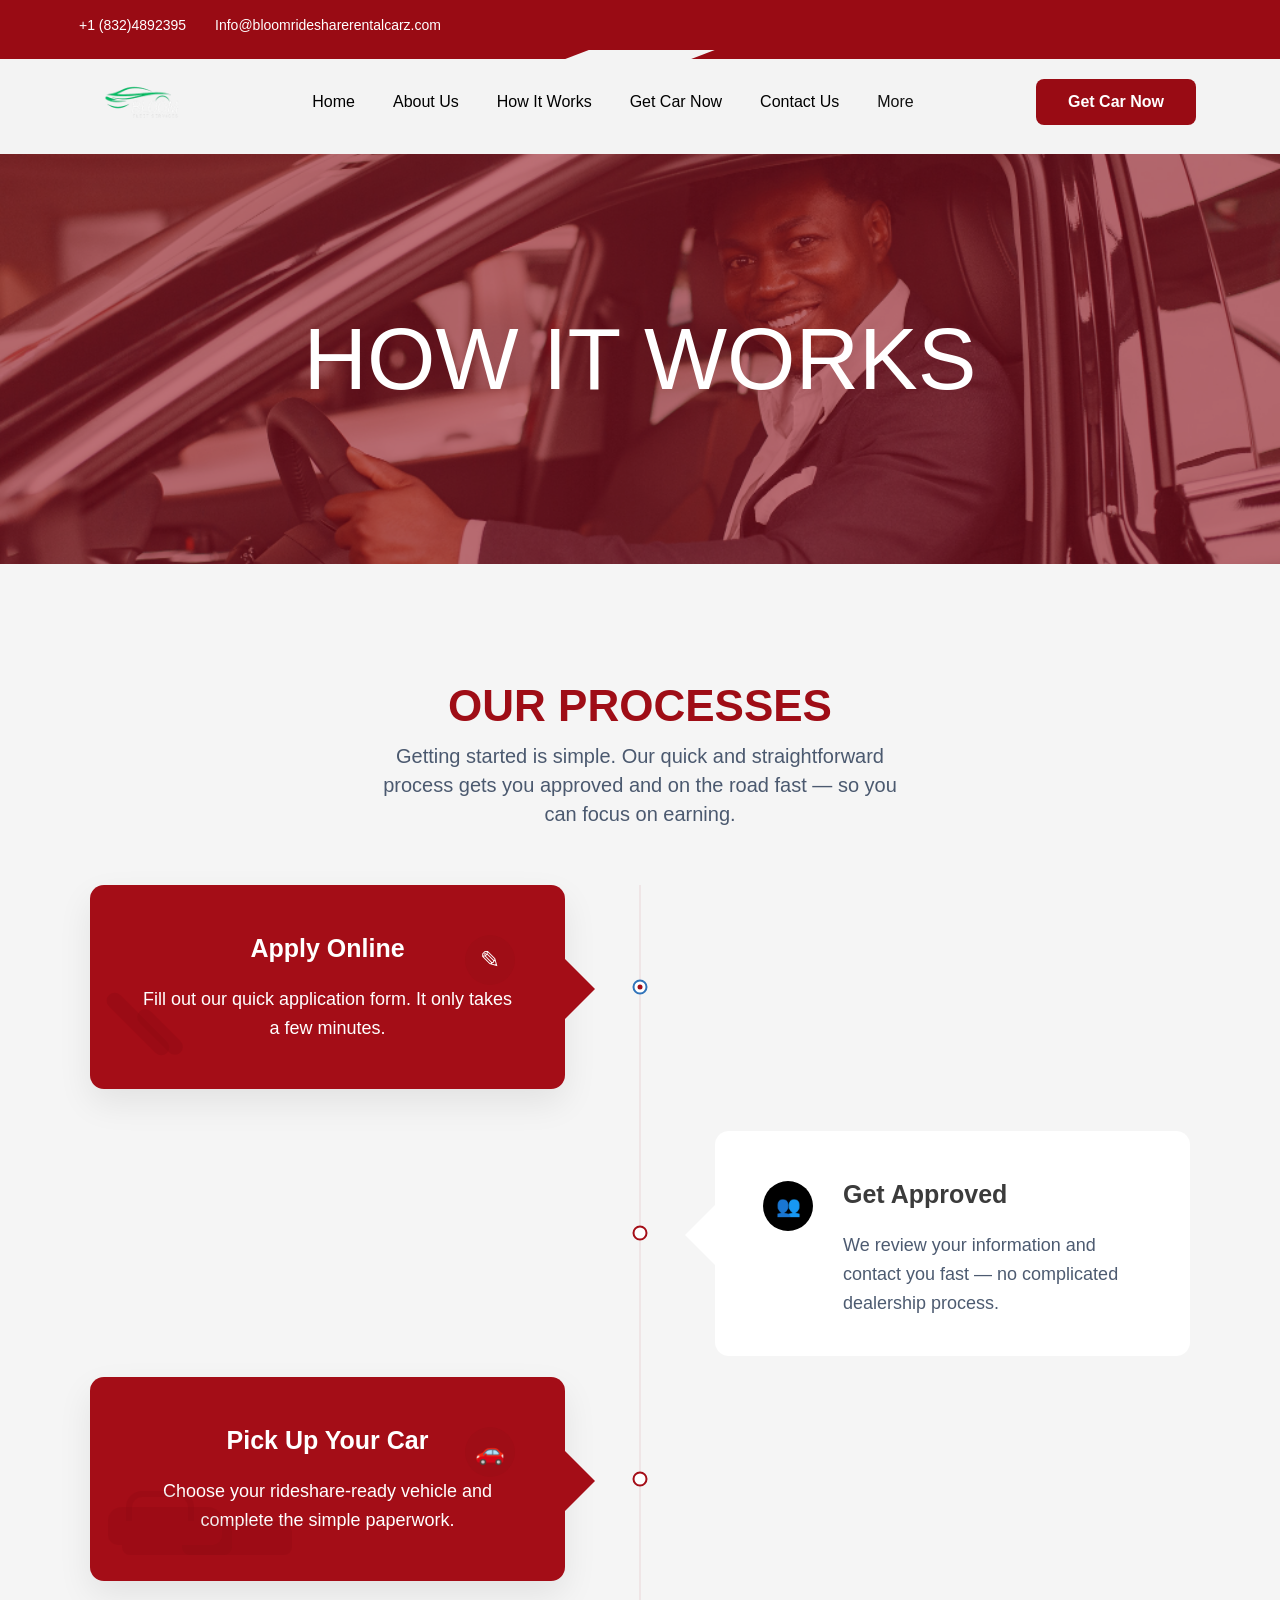
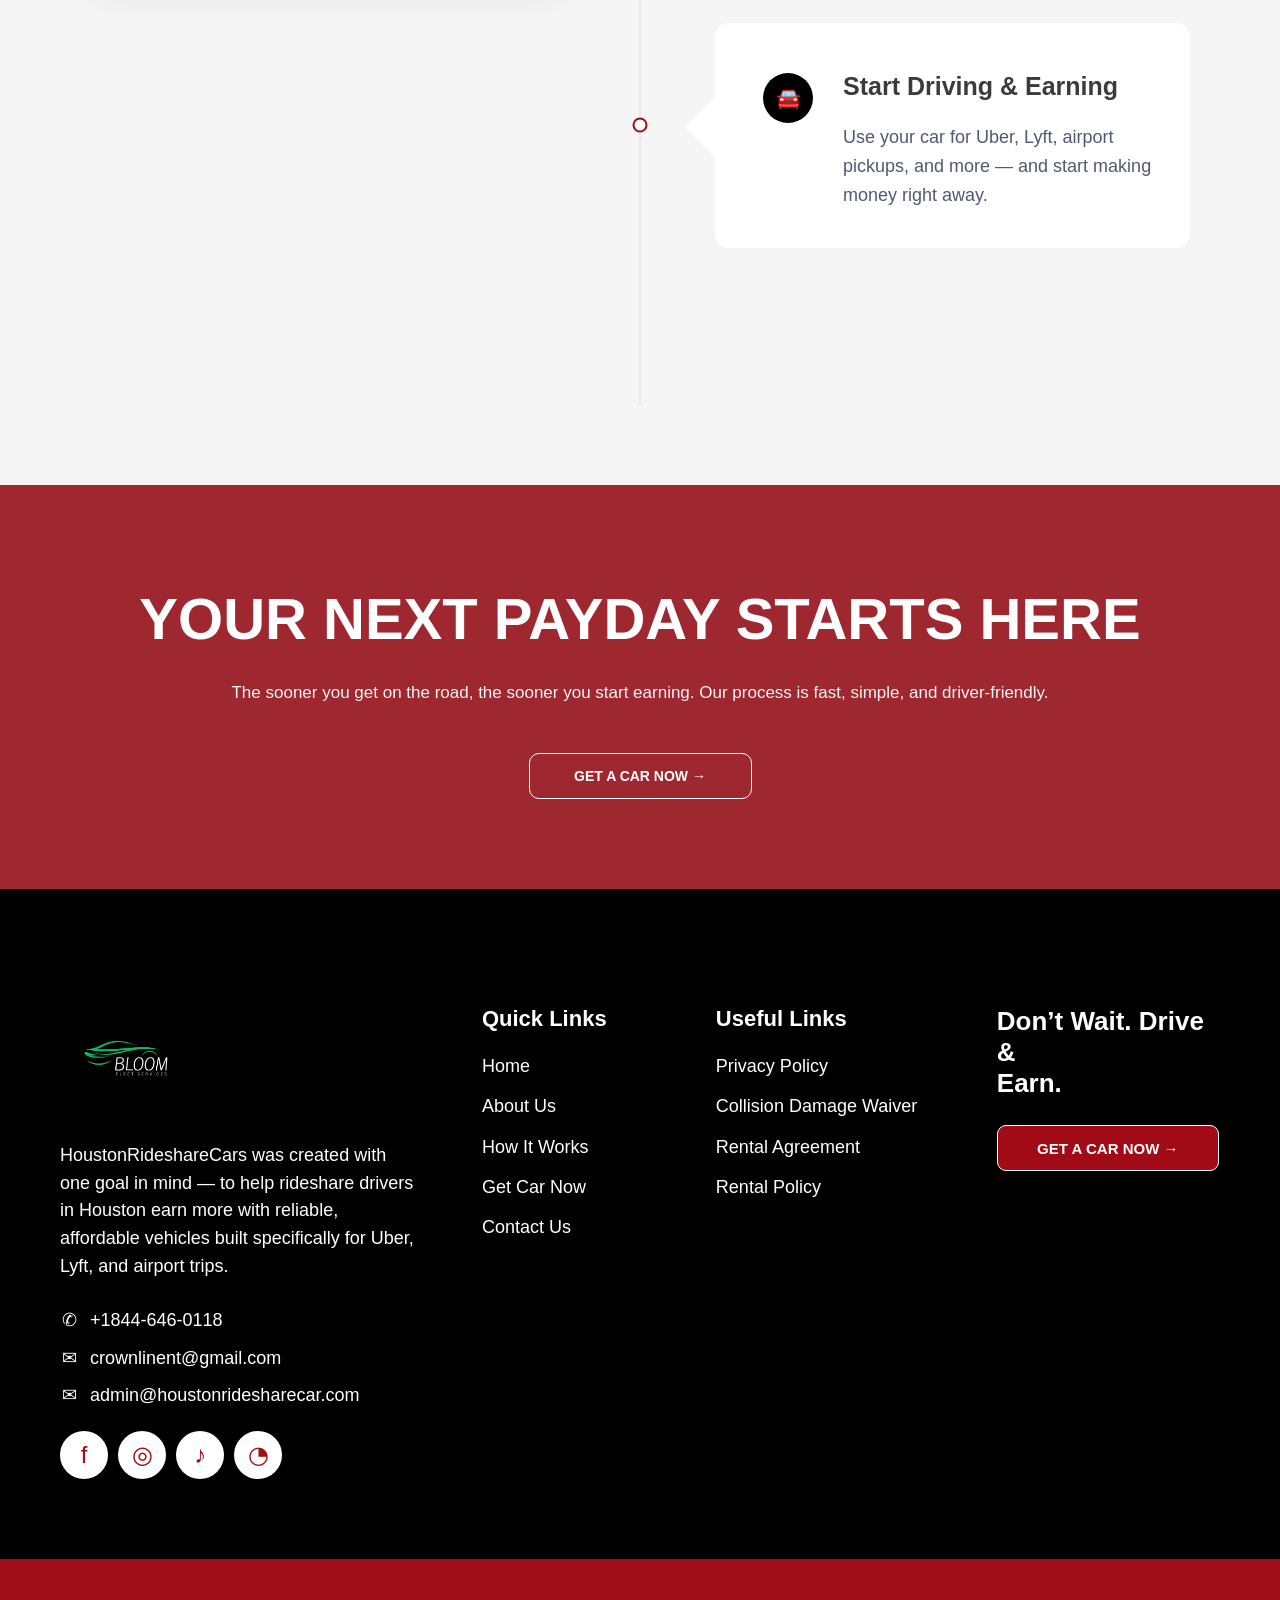
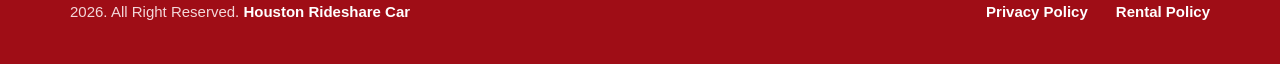
<file: howitworks.html>
<!DOCTYPE html>
<html lang="en">
<head>
    <meta charset="UTF-8">
    <meta name="viewport" content="width=device-width, initial-scale=1.0">
    <title>How it works</title>
    <link rel="stylesheet" href="style.css">
</head>
<body>
 <!-- TOP BAR -->
  <div class="jl-nav-topbar">
    <div class="jl-nav-topbar-left">
      <div class="jl-nav-topbar-item">
        <i class="fa-solid fa-phone"></i>
        <span>+1 (832)4892395</span>
      </div>

      <div class="jl-nav-topbar-item">
        <i class="fa-solid fa-envelope"></i>
        <span>Info@bloomridesharerentalcarz.com</span>
      </div>
    </div>

    <div class="jl-nav-topbar-right">
      <div class="jl-nav-socials">
        <a href="#"><i class="fa-brands fa-facebook-f"></i></a>
        <a href="#"><i class="fa-brands fa-instagram"></i></a>
        <a href="#"><i class="fa-brands fa-tiktok"></i></a>
      </div>
    </div>
  </div>

  <!-- MAIN NAV -->
  <div class="jl-nav-shell">
    <nav class="jl-nav-main">
      <a href="#" class="jl-nav-brand">
        <img style="width: 7rem;" src="6__2_-removebg-preview.png" alt="J-Links Fleet Logo">
      </a>

      <div class="jl-nav-desktop">
        <ul class="jl-nav-links">
          <li><a href="#" class="jl-nav-link jl-nav-link-active">Home</a></li>
          <li><a href="/about.html" class="jl-nav-link">About Us</a></li>
          <li><a href="/howitworks.html" class="jl-nav-link">How It Works</a></li>
          <li><a href="/getcarnow.html" class="jl-nav-link">Get Car Now</a></li>
          <li><a href="/contact.html" class="jl-nav-link">Contact Us</a></li>

          <li class="jl-nav-dropdown">
            <button class="jl-nav-dropdown-toggle" type="button">
              More
              <i class="fa-solid fa-angle-down"></i>
            </button>

            <div class="jl-nav-dropdown-menu">
              <a href="#">Collision Damage Waiver</a>
              <a href="#">Rental Agreement</a>
              <a href="#">Rental Policy</a>
              <a href="#">Privacy Policy</a>
            </div>
          </li>
        </ul>
      </div>

      <div class="jl-nav-cta-wrap">
        <a href="#" class="jl-nav-cta">Get Car Now</a>
      </div>

      <button class="jl-nav-mobile-toggle" id="openMenu" aria-label="Open menu" type="button">
        <span></span>
        <span></span>
        <span></span>
      </button>
    </nav>
  </div>

  <!-- MOBILE OVERLAY -->
  <div class="jl-nav-overlay" id="mobileOverlay"></div>

  <!-- MOBILE SIDEBAR -->
  <aside class="jl-nav-sidebar" id="mobileSidebar">
    <div class="jl-nav-sidebar-top">
      <a href="#" class="jl-nav-sidebar-brand">
        <img style="width: 7rem;" src="6__2_-removebg-preview.png" alt="J-Links Fleet Logo">
      </a>

      <button class="jl-nav-close" id="closeMenu" aria-label="Close menu" type="button">
        <i class="fa-solid fa-xmark"></i>
      </button>
    </div>

    <nav class="jl-nav-sidebar-menu">
      <a href="/index.html" class="jl-nav-sidebar-link jl-nav-sidebar-link-active">Home</a>
      <a href="/about.html" class="jl-nav-sidebar-link">About Us</a>
      <a href="/howitworks.html" class="jl-nav-sidebar-link">How It Works</a>
      <a href="/getcarnow.html" class="jl-nav-sidebar-link">Get Car Now</a>
      <a href="/contact.html" class="jl-nav-sidebar-link">Contact Us</a>

      <div class="jl-nav-sidebar-dropdown">
        <button class="jl-nav-sidebar-dropdown-toggle" id="mobileDropdownBtn" type="button">
          <span>More</span>
          <span class="jl-nav-sidebar-dropdown-icon">
            <i class="fa-solid fa-angle-down" id="mobileDropdownArrow"></i>
          </span>
        </button>

        <div class="jl-nav-sidebar-dropdown-menu" id="mobileDropdownContent">
          <a href="#">Collision Damage Waiver</a>
          <a href="#">Rental Agreement</a>
          <a href="#">Rental Policy</a>
          <a href="#">Privacy Policy</a>
        </div>
      </div>
    </nav>
  </aside>


<section class="about-hero">
  <div class="about-hero__overlay"></div>
  <div class="about-hero__content">
    <h1>HOW IT WORKS</h1>
  </div>
</section>

<section class="our-process">
  <div class="our-process__header">
    <h2>OUR PROCESSES</h2>
    <p>
      Getting started is simple. Our quick and straightforward
      process gets you approved and on the road fast — so
      you can focus on earning.
    </p>
  </div>

  <div class="our-process__timeline">
    <div class="our-process__line"></div>

    <span class="our-process__dot our-process__dot--1"></span>
    <span class="our-process__dot our-process__dot--2"></span>
    <span class="our-process__dot our-process__dot--3"></span>
    <span class="our-process__dot our-process__dot--4"></span>

    <article class="process-card process-card--left process-card--red card-1">
      <span class="process-card__arrow process-card__arrow--right"></span>
      <span class="process-card__outline-icon process-card__outline-icon--pen"></span>
      <span class="process-card__icon process-card__icon--light">✎</span>
      <h3>Apply Online</h3>
      <p>
        Fill out our quick application form. It only
        takes a few minutes.
      </p>
    </article>

    <article class="process-card process-card--right card-2">
      <span class="process-card__arrow process-card__arrow--left"></span>
      <span class="process-card__icon process-card__icon--dark">👥</span>
      <h3>Get Approved</h3>
      <p>
        We review your information and contact
        you fast — no complicated dealership
        process.
      </p>
    </article>

    <article class="process-card process-card--left process-card--red card-3">
      <span class="process-card__arrow process-card__arrow--right"></span>
      <span class="process-card__outline-icon process-card__outline-icon--car"></span>
      <span class="process-card__icon process-card__icon--light">🚗</span>
      <h3>Pick Up Your Car</h3>
      <p>
        Choose your rideshare-ready vehicle and
        complete the simple paperwork.
      </p>
    </article>

    <article class="process-card process-card--right card-4">
      <span class="process-card__arrow process-card__arrow--left"></span>
      <span class="process-card__icon process-card__icon--dark">🚘</span>
      <h3>Start Driving &amp; Earning</h3>
      <p>
        Use your car for Uber, Lyft, airport
        pickups, and more — and start making
        money right away.
      </p>
    </article>
  </div>
</section>

<section class="payday-cta">
  <div class="payday-cta__inner">
    <h2>YOUR NEXT PAYDAY STARTS HERE</h2>
    <p>
      The sooner you get on the road, the sooner you start earning. Our process is fast, simple, and driver-friendly.
    </p>
    <a href="#" class="payday-cta__btn">GET A CAR NOW →</a>
  </div>
</section>
<footer class="site-footer">
  <div class="site-footer__inner">
    <div class="site-footer__col site-footer__col--about">
      <img src="6__2_-removebg-preview.png" alt="J-Links Fleet Logo" class="site-footer__logo">

      <p class="site-footer__text">
        HoustonRideshareCars was created with one
        goal in mind — to help rideshare drivers in
        Houston earn more with reliable, affordable
        vehicles built specifically for Uber, Lyft, and
        airport trips.
      </p>

      <div class="site-footer__contact-list">
        <a href="tel:+18446460118" class="site-footer__contact">
          <span class="site-footer__contact-icon">✆</span>
          <span>+1844-646-0118</span>
        </a>

        <a href="mailto:crownlinent@gmail.com" class="site-footer__contact">
          <span class="site-footer__contact-icon">✉</span>
          <span>crownlinent@gmail.com</span>
        </a>

        <a href="mailto:admin@houstonridesharecar.com" class="site-footer__contact">
          <span class="site-footer__contact-icon">✉</span>
          <span>admin@houstonridesharecar.com</span>
        </a>
      </div>

      <div class="site-footer__socials">
        <a href="#" aria-label="Facebook">f</a>
        <a href="#" aria-label="Instagram">◎</a>
        <a href="#" aria-label="TikTok">♪</a>
        <a href="#" aria-label="WhatsApp">◔</a>
      </div>
    </div>

    <div class="site-footer__col site-footer__col--links">
      <h3>Quick Links</h3>
      <ul>
        <li><a href="#">Home</a></li>
        <li><a href="#">About Us</a></li>
        <li><a href="#">How It Works</a></li>
        <li><a href="#">Get Car Now</a></li>
        <li><a href="#">Contact Us</a></li>
      </ul>
    </div>

    <div class="site-footer__col site-footer__col--links">
      <h3>Useful Links</h3>
      <ul>
        <li><a href="#">Privacy Policy</a></li>
        <li><a href="#">Collision Damage Waiver</a></li>
        <li><a href="#">Rental Agreement</a></li>
        <li><a href="#">Rental Policy</a></li>
      </ul>
    </div>

    <div class="site-footer__col site-footer__col--cta">
      <h3>Don’t Wait. Drive &amp;<br>Earn.</h3>
      <a href="#" class="site-footer__btn">GET A CAR NOW →</a>
    </div>
  </div>
</footer>
<div class="footer-bottom">
  <div class="footer-bottom__inner">
    <p>2026. All Right Reserved. <span>Houston Rideshare Car</span></p>

    <div class="footer-bottom__links">
      <a href="#">Privacy Policy</a>
      <a href="#">Rental Policy</a>
    </div>
  </div>
</div>
<script src="/scripts.js"></script>
</body>
</html>
</file>
<file: style.css>
* {
  margin: 0;
  padding: 0;
  box-sizing: border-box;
  font-family: Arial, sans-serif;
}
a{
  text-decoration: none;
}
body {
  background: #fff;
}
ul {
  list-style: none;
}

button {
  border: none;
  background: none;
  cursor: pointer;
  font-family: inherit;
}

:root {
  --jl-nav-red: #990b14;
  --jl-nav-black: #000000;
  --jl-nav-white: #ffffff;
  --jl-nav-light-bg: #f3f3f3;
  --jl-nav-text: #111111;
  --jl-nav-shadow: 0 10px 30px rgba(0, 0, 0, 0.18);
}

body {
  font-family: 'Poppins', sans-serif;
  background: #fff;
}

.jl-nav-topbar a,
.jl-nav-main a,
.jl-nav-sidebar a {
  text-decoration: none;
  color: inherit;
}

.jl-nav-links {
  list-style: none;
}

.jl-nav-main button,
.jl-nav-sidebar button {
  border: none;
  background: none;
  cursor: pointer;
  font-family: inherit;
}

/* TOP BAR */
.jl-nav-topbar {
  height: 50px;
  background: var(--jl-nav-red);
  color: var(--jl-nav-white);
  display: flex;
  align-items: center;
  justify-content: space-between;
  padding: 0 70px;
}

.jl-nav-topbar-left,
.jl-nav-topbar-right {
  display: flex;
  align-items: center;
}

.jl-nav-topbar-left {
  gap: 20px;
}

.jl-nav-topbar-item {
  display: flex;
  align-items: center;
  gap: 9px;
  font-size: 14px;
  font-weight: 500;
}

.jl-nav-topbar-item i {
  font-size: 14px;
}

.jl-nav-socials {
  display: flex;
  align-items: center;
  gap: 18px;
}

.jl-nav-socials a {
  color: var(--jl-nav-white);
  font-size: 16px;
  transition: 0.3s ease;
}

.jl-nav-socials a:hover {
  opacity: 0.85;
}

/* NAV WRAP */
.jl-nav-shell {
  background: var(--jl-nav-light-bg);
  position: relative;
  z-index: 50;
}

.jl-nav-shell::before,
.jl-nav-shell::after {
  content: "";
  position: absolute;
  top: 0;
  width: 46%;
  height: 9px;
  background: var(--jl-nav-red);
}

.jl-nav-shell::before {
  left: 0;
  clip-path: polygon(0 0, 100% 0, 96% 100%, 0 100%);
}

.jl-nav-shell::after {
  right: 0;
  clip-path: polygon(4% 0, 100% 0, 100% 100%, 0 100%);
}

/* MAIN NAV */
.jl-nav-main {
  height: 104px;
  display: flex;
  align-items: center;
  justify-content: space-between;
  padding: 0 84px;
}

.jl-nav-brand img {
  width: 78px;
  display: block;
}

.jl-nav-links {
  display: flex;
  align-items: center;
  gap: 38px;
}

.jl-nav-link,
.jl-nav-dropdown-toggle {
  font-size: 16px;
  font-weight: 500;
  color: var(--jl-nav-text);
  transition: 0.3s ease;
}

.jl-nav-link:hover,
.jl-nav-link-active,
.jl-nav-dropdown-toggle:hover {
  color: var(--jl-nav-red);
}

.jl-nav-dropdown {
  position: relative;
}

.jl-nav-dropdown-toggle {
  display: flex;
  align-items: center;
  gap: 6px;
}

.jl-nav-dropdown-toggle i {
  font-size: 13px;
}

.jl-nav-dropdown-menu {
  position: absolute;
  top: calc(100% + 18px);
  left: 0;
  min-width: 240px;
  background: #fff;
  border-radius: 8px;
  padding: 12px 0;
  box-shadow: var(--jl-nav-shadow);
  opacity: 0;
  visibility: hidden;
  transform: translateY(8px);
  transition: 0.3s ease;
  z-index: 20;
}

.jl-nav-dropdown:hover .jl-nav-dropdown-menu {
  opacity: 1;
  visibility: visible;
  transform: translateY(0);
}

.jl-nav-dropdown-menu a {
  display: block;
  padding: 10px 18px;
  font-size: 15px;
  color: #111;
}

.jl-nav-dropdown-menu a:hover {
  background: #f7f7f7;
  color: var(--jl-nav-red);
}

.jl-nav-cta {
  background: var(--jl-nav-red);
  color: #fff !important;
  min-width: 160px;
  height: 46px;
  border-radius: 8px;
  display: inline-flex;
  align-items: center;
  justify-content: center;
  font-size: 16px;
  font-weight: 600;
  transition: 0.3s ease;
}

.jl-nav-cta:hover {
  opacity: 0.95;
  transform: translateY(-1px);
}

/* MOBILE BUTTON */
.jl-nav-mobile-toggle {
  display: none;
  width: 26px;
  height: 20px;
  position: relative;
  border: 1px solid rgba(255, 255, 255, 0.25);
  background: rgba(255, 255, 255, 0.06);
  padding: 2px;
}

.jl-nav-mobile-toggle span {
  position: absolute;
  left: 4px;
  width: 16px;
  height: 2px;
  background: #bdbdbd;
  transition: 0.3s ease;
}

.jl-nav-mobile-toggle span:nth-child(1) {
  top: 4px;
}

.jl-nav-mobile-toggle span:nth-child(2) {
  top: 8px;
}

.jl-nav-mobile-toggle span:nth-child(3) {
  top: 12px;
}

/* OVERLAY */
.jl-nav-overlay {
  position: fixed;
  inset: 0;
  background: rgba(0, 0, 0, 0.35);
  opacity: 0;
  visibility: hidden;
  transition: 0.3s ease;
  z-index: 999;
}

.jl-nav-overlay.jl-nav-overlay-active {
  opacity: 1;
  visibility: visible;
}

/* SIDEBAR */
.jl-nav-sidebar {
  position: fixed;
  top: 0;
  left: 0;
  width: 82%;
  max-width: 320px;
  height: 100vh;
  background: #000;
  color: #fff;
  transform: translateX(-100%);
  transition: transform 0.35s ease;
  z-index: 1000;
  padding: 10px 10px 32px;
  overflow-y: auto;
}

.jl-nav-sidebar.jl-nav-sidebar-active {
  transform: translateX(0);
}

.jl-nav-sidebar-top {
  display: flex;
  align-items: flex-start;
  justify-content: space-between;
  margin-bottom: 22px;
}

.jl-nav-sidebar-brand img {
  width: 54px;
  display: block;
}

.jl-nav-close {
  width: 22px;
  height: 22px;
  background: var(--jl-nav-red);
  color: #fff;
  display: flex;
  align-items: center;
  justify-content: center;
  font-size: 12px;
}

.jl-nav-sidebar-menu {
  display: flex;
  flex-direction: column;
  gap: 18px;
  margin-top: 6px;
}

.jl-nav-sidebar-link,
.jl-nav-sidebar-dropdown-toggle {
  color: #fff;
  font-size: 17px;
  font-weight: 600;
  line-height: 1.2;
  display: inline-flex;
  align-items: center;
  gap: 6px;
}

.jl-nav-sidebar-link:hover,
.jl-nav-sidebar-link-active,
.jl-nav-sidebar-dropdown-toggle:hover,
.jl-nav-sidebar-dropdown-toggle.jl-nav-sidebar-dropdown-toggle-active {
  color: var(--jl-nav-red);
}

.jl-nav-sidebar-dropdown-toggle {
  width: fit-content;
}

.jl-nav-sidebar-dropdown-icon {
  width: 22px;
  height: 16px;
  border: 1px solid #8f8f8f;
  border-radius: 999px;
  display: inline-flex;
  align-items: center;
  justify-content: center;
  font-size: 10px;
  transform: translateY(1px);
}

.jl-nav-sidebar-dropdown-menu {
  max-height: 0;
  overflow: hidden;
  transition: max-height 0.3s ease, margin-top 0.3s ease;
  margin-top: -8px;
  padding-left: 6px;
}

.jl-nav-sidebar-dropdown-menu.jl-nav-sidebar-dropdown-menu-open {
  max-height: 220px;
  margin-top: -4px;
}

.jl-nav-sidebar-dropdown-menu a {
  display: block;
  font-size: 13px;
  font-weight: 600;
  line-height: 1.4;
  margin-top: 6px;
  color: #fff;
}

.jl-nav-sidebar-dropdown-menu a:hover {
  color: var(--jl-nav-red);
}

.text-wrapper {
  text-align: start;
  padding-bottom: 3rem;
}

#changing-text {
  font-size: 4rem;
  font-weight: bold;
  color: #fff;
  transition: opacity 0.4s ease;
}

.jl-contact-info-section {
  padding: 70px 20px;
  background: #f3f3f3;
}

.jl-contact-info-container {
  max-width: 1050px;
  margin: 0 auto;
}

.jl-contact-info-grid {
  display: grid;
  grid-template-columns: repeat(3, 1fr);
  gap: 26px;
}

.jl-contact-info-card {
  border-radius: 18px;
  padding: 38px 25px 34px;
  text-align: center;
  min-height: 236px;
  display: flex;
  flex-direction: column;
  align-items: center;
  justify-content: center;
}

.jl-contact-info-red {
  background: #a30814;
  color: #fff;
}

.jl-contact-info-black {
  background: #000;
  color: #fff;
}

.jl-contact-info-icon {
  font-size: 2.5rem;
  line-height: 1;
  margin-bottom: 22px;
  color: #fff;
}

.jl-contact-info-card h3 {
  font-size: 1.05rem;
  font-weight: 700;
  margin-bottom: 16px;
}

.jl-contact-info-line {
  display: block;
  width: 28px;
  height: 2px;
  background: #fff;
  margin: 0 auto 18px;
}

.jl-contact-info-card p {
  font-size: 0.98rem;
  line-height: 1.7;
  margin: 0 0 4px;
  color: #fff;
}

.jl-contact-info-card p strong {
  font-weight: 700;
}

/* Tablet */
@media (max-width: 991px) {
  .jl-contact-info-grid {
    grid-template-columns: 1fr;
  }

  .jl-contact-info-card {
    min-height: auto;
    padding: 34px 22px;
  }
}

/* Mobile */
@media (max-width: 575px) {
  .jl-contact-info-section {
    padding: 50px 15px;
  }

  .jl-contact-info-card {
    border-radius: 14px;
    padding: 30px 18px;
  }

  .jl-contact-info-icon {
    font-size: 2.1rem;
    margin-bottom: 18px;
  }

  .jl-contact-info-card h3 {
    font-size: 1rem;
  }

  .jl-contact-info-card p {
    font-size: 0.95rem;
  }
}

.jl-contact-section {
  padding: 70px 20px;
}

.jl-contact-container {
  max-width: 1050px;
  margin: 0 auto;
}

.jl-contact-top {
  margin-bottom: 40px;
}

.jl-contact-top h2 {
  font-size: 3rem;
  font-weight: 700;
  margin-bottom: 18px;
  line-height: 1.1;
}

.jl-contact-top p {
  font-size: 1.05rem;
  line-height: 1.8;
  color: #4a4a4a;
  max-width: 780px;
}

.jl-contact-grid {
  display: grid;
  grid-template-columns: 1fr 1fr;
  /* min-height: 460px; */
  height: 35rem;
  border-radius: 18px;
  overflow: hidden;
}

.jl-contact-form-wrap {
  background: #000;
  padding: 42px 36px 52px;
}

.jl-contact-form {
  width: 100%;
}

.jl-form-group {
  margin-bottom: 28px;
}

.jl-form-group label {
  display: block;
  color: #fff;
  font-size: 1.05rem;
  font-weight: 700;
  margin-bottom: 12px;
}

.jl-form-group label span {
  color: #c20f16;
}

.jl-form-group input {
  width: 100%;
  height: 44px;
  border: none;
  outline: none;
  background: #f2f2f2;
  padding: 0 14px;
  font-size: 1rem;
  color: #111;
}

.jl-submit-btn {
  display: inline-flex;
  align-items: center;
  justify-content: center;
  background: #b30d14;
  color: #fff;
  border: none;
  outline: none;
  cursor: pointer;
  height: 42px;
  padding: 0 18px;
  font-size: 1.05rem;
  font-weight: 700;
  border-radius: 2px;
  transition: background 0.3s ease;
}

.jl-submit-btn:hover {
  background: #8f0a10;
}

.jl-map-wrap {
  min-height: 460px;
  background: #ddd;
}

#jl-map {
  width: 100%;
  height: 100%;
  min-height: 460px;
}

.app-form-section {
  padding: 20px 10px 40px;
}

.app-form-container {
  max-width: 360px;
  margin: 0 auto;
}

.app-form {
  width: 100%;
}

.app-form-group {
  margin-bottom: 14px;
}

.app-form-group label {
  display: block;
  font-size: 10px;
  line-height: 1.4;
  margin-bottom: 5px;
  color: #111;
}

.app-form-group input,
.app-form-group select {
  width: 100%;
  height: 22px;
  border: 1px solid #999;
  outline: none;
  background: #fff;
  padding: 0 6px;
  font-size: 10px;
  color: #111;
}

.app-form-group input::placeholder {
  color: #aaa;
}

.app-form-row {
  display: grid;
  grid-template-columns: 1fr 1fr;
  gap: 10px;
}

.app-checkbox-group {
  display: flex;
  flex-direction: column;
  gap: 5px;
  margin-top: 2px;
}

.app-checkbox-item {
  display: flex !important;
  align-items: flex-start;
  gap: 6px;
  font-size: 10px;
  line-height: 1.4;
  margin-bottom: 0 !important;
}

.app-checkbox-item input[type="checkbox"] {
  width: 11px;
  height: 11px;
  margin-top: 1px;
  flex-shrink: 0;
}

.app-upload-box {
  width: 100%;
  height: 52px;
  border: 1px solid #999;
  display: flex;
  align-items: center;
  justify-content: center;
  background: #fff;
}

.app-upload-label {
  width: 100%;
  height: 100%;
  display: flex;
  align-items: center;
  justify-content: center;
  cursor: pointer;
}

.app-upload-icon {
  font-size: 18px;
  color: #666;
  line-height: 1;
}

.app-form-disclaimer {
  margin: 16px 0 18px;
}

.app-terms-check span {
  font-size: 9px;
  line-height: 1.5;
  color: #555;
}

.app-submit-btn {
  width: 100%;
  height: 30px;
  border: none;
  background: #d91515;
  color: #fff;
  font-size: 10px;
  font-weight: 700;
  cursor: pointer;
  transition: background 0.3s ease;
}

.app-submit-btn:hover {
  background: #b80f0f;
}

/* Tablet and up */
@media (min-width: 768px) {
  .app-form-container {
    max-width: 680px;
  }

  .app-form-group label,
  .app-checkbox-item,
  .app-form-group input,
  .app-form-group select {
    font-size: 13px;
  }

  .app-form-group input,
  .app-form-group select {
    height: 42px;
    padding: 0 12px;
  }

  .app-upload-box {
    height: 90px;
  }

  .app-upload-icon {
    font-size: 28px;
  }

  .app-terms-check span {
    font-size: 11px;
  }

  .app-submit-btn {
    height: 46px;
    font-size: 14px;
  }
}

/* Small mobile */
@media (max-width: 480px) {
  .app-form-row {
    grid-template-columns: 1fr 1fr;
    gap: 8px;
  }
}

/* Tablet */
@media (max-width: 991px) {
  .jl-contact-top h2 {
    font-size: 2.4rem;
  }

  .jl-contact-grid {
    grid-template-columns: 1fr;
  }

  .jl-map-wrap,
  #jl-map {
    min-height: 400px;
  }
}

/* Mobile */
@media (max-width: 575px) {
  .jl-contact-section {
    padding: 50px 15px;
  }

  .jl-contact-top h2 {
    font-size: 2rem;
  }

  .jl-contact-top p {
    font-size: 0.98rem;
    line-height: 1.7;
  }

  .jl-contact-form-wrap {
    padding: 28px 20px 38px;
  }

  .jl-form-group label {
    font-size: 1rem;
  }

  .jl-form-group input {
    height: 42px;
  }

  .jl-map-wrap,
  #jl-map {
    min-height: 330px;
  }
}

/* RESPONSIVE */
@media (max-width: 1100px) {
  .jl-nav-topbar {
    padding: 0 30px;
  }

  .jl-nav-main {
    padding: 0 30px;
  }

  .jl-nav-links {
    gap: 26px;
  }
}

@media (max-width: 900px) {
    .our-process__line, .our-process__dot{
    display: none;
  }
  .jl-nav-topbar {
    display: none;
  }

  .jl-nav-shell::before,
  .jl-nav-shell::after {
    display: none;
  }

  .jl-nav-shell {
    background: #000;
    padding-top: 1.5rem;
   
    height: 8rem;
  }

  .jl-nav-main {
    height: 74px;
    padding: 0 14px;
  }

  .jl-nav-brand img {
    width: 64px;
  }

  .jl-nav-desktop,
  .jl-nav-cta-wrap {
    display: none;
  }

  .jl-nav-mobile-toggle {
    display: block;
  }
}

@media (min-width: 901px) {
  .jl-nav-overlay,
  .jl-nav-sidebar {
    display: none;
  }
}
/* CONTAINER */
.container {
  width: 90%;
  max-width: 1200px;
  margin: auto;
}

/* TOP BAR */
.top-bar {
  background: #9c0f0f;
  color: #fff;
  font-size: 14px;
}

.top-bar .container {
  display: flex;
  justify-content: space-between;
  padding: 10px 0;
}

.top-bar .left span {
  margin-right: 20px;
}

/* NAVBAR */
.navbar {
  background: #fff;
  border-bottom: 1px solid #eee;
}
.nav-container {
  display: flex;
  align-items: center;
  justify-content: space-between;
  padding: 15px 0;
}
.logo img {
  height: 80px;
  width: 80px;
}
.nav-links {
  display: flex;
  gap: 25px;
}
.nav-links a {
  text-decoration: none;
  color: #333;
  font-size: 15px;
}
.btn {
  padding: 10px 18px;
  border-radius: 6px;
  text-decoration: none;
  font-size: 14px;
}
.primary {
  background: #b31217;
  color: #fff;
}

/* HERO */
.hero {
  position: relative;
  height: 80vh;
  background: url("driver.jpg") center/cover no-repeat;
  display: flex;
  align-items: center;
}

.overlay {
  position: absolute;
  width: 100%;
  height: 100%;
  background: linear-gradient(to right, rgba(179,18,23,0.85), rgba(0,0,0,0.5));
  top: 0;
  left: 0;
}

.hero-content {
  position: relative;
  margin-left: 8rem;
  /* margin-top: 15rem; */
  color: #fff;
  max-width: 500px;
}

.hero-content p {
  font-size: 18px;
  line-height: 1.6;
  margin-bottom: 20px;
}

.hero-buttons {
  display: flex;
  margin-top: 3rem;
  gap: 15px;
}

/* BUTTON STYLES */
.light {
  background: #fff;
  color: #000;
  transition: .5s;
}
.light:hover{
  background: transparent;
  color: #fff;
}

.outline {
  border: 1px solid #fff;
  color: #fff;
  transition: .5s;
}
.outline:hover{
  background: #fff;
  color: #000;
}

/* HAMBURGER */
.hamburger {
  display: none;
  font-size: 24px;
  cursor: pointer;
}

.apply-section {
  padding: 2px 20px;
  background: #f5f5f5;
}

.apply-container {
  max-width: 1100px;
  margin: auto;
  display: flex;
  border-radius: 12px;
  overflow: hidden;
}

.icons{
  display: flex;
  align-items: center;
  /* margin-left: ; */
  justify-content: center;
}
.icons div{
  margin: 5px 32px;
}

/* LEFT SIDE */
.apply-left {
  flex: 1;
  background: #000;
  color: #fff;
  padding: 60px 40px;
}

.apply-left h2 {
  font-size: 22px;
  margin-bottom: 15px;
}

.apply-left p {
  font-size: 15px;
  color: #ddd;
}

/* RIGHT SIDE */
.apply-right {
  flex: 1;
  background: #a00000;
  color: #fff;
  padding: 60px 40px;
}

.apply-right h3 {
  font-size: 16px;
  margin-bottom: 25px;
  font-weight: 600;
}

.item {
  margin-bottom: 25px;
}

.item h4 {
  font-size: 16px;
  margin-bottom: 8px;
}

.item p {
  font-size: 14px;
  line-height: 1.6;
  color: #f1f1f1;
}



.rideshare-platforms {
  background: #000000;
  min-height: 600px;
  padding: 22px 20px 0;
  font-family: Arial, Helvetica, sans-serif;
  overflow: hidden;
}

.rideshare-platforms__content {
  max-width: 960px;
  margin: 0 auto;
}

.rideshare-platforms__content h2 {
  margin: 0 0 16px;
  color: #ffffff;
  font-size: 28px;
  font-weight: 500;
  line-height: 1.2;
  letter-spacing: 0;
}

.rideshare-platforms__content p {
  max-width: 690px;
  margin: 0;
  color: #ffffff;
  font-size: 17px;
  font-weight: 400;
  line-height: 1.55;
}

.rideshare-platforms__image-wrap {
  max-width: 960px;
  margin: 145px auto 0;
  display: flex;
  justify-content: center;
}

.rideshare-platforms__image {
  display: block;
  width: 640px;
  max-width: 100%;
  height: auto;
}

.faq-section {
  padding: 16px 20px 40px;
  background: #f5f5f5;
  font-family: Arial, Helvetica, sans-serif;
}

.faq-wrapper {
  max-width: 1200px;
  margin: 0 auto;
  display: grid;
  grid-template-columns: 1fr 1fr;
  border-radius: 18px;
  overflow: hidden;
}

.faq-banner {
  position: relative;
  min-height: 505px;
  background: url("bloomford.png") center center / cover no-repeat;
}

.faq-banner-overlay {
  position: absolute;
  inset: 0;
  background: rgba(16, 0, 0, 0.74);
}

.faq-banner-content {
  position: relative;
  z-index: 1;
  height: 100%;
  display: flex;
  align-items: center;
  justify-content: center;
  text-align: center;
  padding: 30px;
}

.faq-banner-content h2 {
  margin: 0;
  color: #ffffff;
  font-size: 32px;
  line-height: 1.22;
  font-weight: 700;
}

.faq-panel {
  background: #a40812;
  padding: 18px 18px 18px 18px;
}

.faq-item {
  border: 1px solid rgba(255, 255, 255, 0.28);
  margin-bottom: 10px;
  background: transparent;
}

.faq-item:last-child {
  margin-bottom: 0;
}

.faq-item summary {
  list-style: none;
  display: grid;
  grid-template-columns: 62px 1fr 28px;
  align-items: center;
  min-height: 54px;
  cursor: pointer;
  color: #ffffff;
}

.faq-item summary::-webkit-details-marker {
  display: none;
}

.faq-shape {
  position: relative;
  display: block;
  width: 36px;
  height: 54px;
  background: rgba(255, 255, 255, 0.18);
}

.faq-shape::after {
  content: "";
  position: absolute;
  top: 0;
  right: -26px;
  width: 0;
  height: 0;
  border-top: 27px solid transparent;
  border-bottom: 27px solid transparent;
  border-left: 26px solid rgba(255, 255, 255, 0.18);
}

.faq-question {
  display: block;
  padding: 0 16px 0 8px;
  font-size: 17px;
  line-height: 1.45;
  font-weight: 700;
  color: #ffffff;
}

.faq-icon {
  position: relative;
  width: 18px;
  height: 18px;
  display: block;
  margin-right: 10px;
}

.faq-icon::before,
.faq-icon::after {
  content: "";
  position: absolute;
  background: #ffffff;
  border-radius: 2px;
  transition: transform 0.2s ease, opacity 0.2s ease;
}

.faq-icon::before {
  width: 14px;
  height: 2px;
  top: 8px;
  left: 2px;
}

.faq-icon::after {
  width: 2px;
  height: 14px;
  top: 2px;
  left: 8px;
}

.faq-item[open] .faq-icon::after {
  opacity: 0;
}

.faq-answer {
  padding: 10px 56px 28px 84px;
  color: #ffffff;
  font-size: 17px;
  line-height: 1.45;
  max-width: 520px;
}

.payday-cta {
  background: #9f2730;
  padding: 102px 20px 90px;
  font-family: Arial, Helvetica, sans-serif;
}

.payday-cta__inner {
  max-width: 1100px;
  margin: 0 auto;
  text-align: center;
}

.payday-cta__inner h2 {
  margin: 0;
  color: #ffffff;
  font-size: 58px;
  font-weight: 600;
  line-height: 1.12;
  letter-spacing: 0;
}

.payday-cta__inner p {
  margin: 28px auto 46px;
  max-width: 980px;
  color: #f5f5f5;
  font-size: 17px;
  font-weight: 400;
  line-height: 1.55;
}

.payday-cta__btn {
  display: inline-flex;
  align-items: center;
  justify-content: center;
  min-width: 223px;
  height: 46px;
  padding: 0 28px;
  border: 1px solid #ffffff;
  border-radius: 10px;
  color: #ffffff;
  font-size: 14px;
  font-weight: 700;
  line-height: 1;
  text-decoration: none;
}
.site-footer {
  background: #000000;
  padding: 105px 20px 80px;
  font-family: Arial, Helvetica, sans-serif;
}

.site-footer__inner {
  max-width: 1160px;
  margin: 0 auto;
  display: grid;
  grid-template-columns: 1.6fr 0.8fr 1fr 0.95fr;
  gap: 46px;
  align-items: start;
}

.site-footer__logo {
  width: 128px;
  display: block;
  margin-bottom: 20px;
}

.site-footer__text {
  margin: 0 0 28px;
  max-width: 355px;
  color: #ffffff;
  font-size: 18px;
  font-weight: 400;
  line-height: 1.55;
}

.site-footer__contact-list {
  display: flex;
  flex-direction: column;
  gap: 14px;
  margin-bottom: 24px;
}

.site-footer__contact {
  display: inline-flex;
  align-items: center;
  gap: 12px;
  color: #ffffff;
  font-size: 18px;
  font-weight: 400;
  line-height: 1.3;
}

.site-footer__contact-icon {
  width: 18px;
  display: inline-flex;
  align-items: center;
  justify-content: center;
  font-size: 18px;
  color: #ffffff;
}

.site-footer__socials {
  display: flex;
  gap: 10px;
}

.site-footer__socials a {
  width: 48px;
  height: 48px;
  border-radius: 50%;
  background: #ffffff;
  color: #9f0d16;
  display: inline-flex;
  align-items: center;
  justify-content: center;
  font-size: 24px;
  line-height: 1;
}

.site-footer__col--links h3,
.site-footer__col--cta h3 {
  margin: 12px 0 22px;
  color: #ffffff;
  font-size: 22px;
  font-weight: 600;
  line-height: 1.2;
}

.site-footer__col--links ul {
  margin: 0;
  padding: 0;
  list-style: none;
}

.site-footer__col--links li {
  margin-bottom: 16px;
}

.site-footer__col--links a {
  color: #ffffff;
  font-size: 18px;
  font-weight: 400;
  line-height: 1.35;
}

.site-footer__col--cta h3 {
  margin-bottom: 26px;
  font-size: 26px;
}

.site-footer__btn {
  min-width: 222px;
  height: 46px;
  padding: 0 26px;
  border: 1px solid #ffffff;
  border-radius: 9px;
  display: inline-flex;
  align-items: center;
  justify-content: center;
  color: #ffffff;
  background: #a10b15;
  font-size: 15px;
  font-weight: 700;
  line-height: 1;
}
.footer-bottom {
  background: #9f0d16;
  padding: 42px 20px;
  font-family: Arial, Helvetica, sans-serif;
}

.footer-bottom__inner {
  max-width: 1140px;
  margin: 0 auto;
  display: flex;
  align-items: center;
  justify-content: space-between;
  gap: 20px;
}

.footer-bottom p {
  margin: 0;
  color: #f3d7d9;
  font-size: 15px;
  font-weight: 400;
  line-height: 1.4;
}

.footer-bottom p span {
  color: #ffffff;
  font-weight: 700;
}

.footer-bottom__links {
  display: flex;
  align-items: center;
  gap: 28px;
}

.footer-bottom__links a {
  color: #ffffff;
  font-size: 15px;
  font-weight: 700;
  line-height: 1.4;
  text-decoration: none;
}

@media (max-width: 768px) {
  .footer-bottom {
    padding: 24px 16px;
  }

  .footer-bottom__inner {
    flex-direction: column;
    align-items: flex-start;
    gap: 14px;
  }

  .footer-bottom p,
  .footer-bottom__links a {
    font-size: 14px;
  }

  .footer-bottom__links {
    gap: 18px;
    flex-wrap: wrap;
  }
}

/* about */
.about-hero {
  position: relative;
  min-height: 410px;
  background: url("30215.jpg") center center / cover no-repeat;
  font-family: Arial, Helvetica, sans-serif;
  overflow: hidden;
}

.about-hero__overlay {
  position: absolute;
  inset: 0;
  background: rgba(140, 10, 18, 0.58);
}

.about-hero__content {
  position: relative;
  z-index: 1;
  min-height: 410px;
  display: flex;
  align-items: center;
  justify-content: center;
  text-align: center;
  padding: 20px;
}

.about-hero__content h1 {
  margin: 0;
  color: #ffffff;
  font-size: 88px;
  font-weight: 400;
  line-height: 1;
  letter-spacing: 0;
}

.about-who {
  background: #f5f5f5;
  padding: 32px 20px 20px;
  font-family: Arial, Helvetica, sans-serif;
}

.about-who__inner {
  max-width: 1140px;
  margin: 0 auto;
  display: grid;
  grid-template-columns: 1.03fr 1fr;
  gap: 34px;
  align-items: center;
}

.about-who__content h2 {
  margin: 0 0 24px;
  color: #111111;
  font-size: 36px;
  font-weight: 500;
  line-height: 1.08;
}

.about-who__content p {
  margin: 0 0 24px;
  color: #4b4b4b;
  font-size: 17px;
  font-weight: 400;
  line-height: 1.55;
}

.about-who__content p:last-child {
  margin-bottom: 0;
}

.about-who__image-wrap {
  border-radius: 20px;
  overflow: hidden;
}

.about-who__image {
  display: block;
  width: 100%;
  height: auto;
}

.our-process {
  background: #f5f5f5;
  padding: 118px 20px 80px;
  font-family: Arial, Helvetica, sans-serif;
}

.our-process__header {
  max-width: 520px;
  margin: 0 auto 56px;
  text-align: center;
}

.our-process__header h2 {
  margin: 0 0 12px;
  color: #9f0d16;
  font-size: 44px;
  font-weight: 700;
  line-height: 1.1;
}

.our-process__header p {
  margin: 0;
  color: #4b596f;
  font-size: 20px;
  line-height: 1.45;
  font-weight: 400;
}

.our-process__timeline {
  position: relative;
  max-width: 1100px;
  min-height: 1120px;
  margin: 0 auto;
}

.our-process__line {
  position: absolute;
  top: 0;
  bottom: 0;
  left: 50%;
  width: 1px;
  background: #ead6d8;
  transform: translateX(-50%);
}

.our-process__dot {
  position: absolute;
  left: 50%;
  width: 15px;
  height: 15px;
  border: 2px solid #a40d17;
  border-radius: 50%;
  background: #fff;
  transform: translate(-50%, -50%);
  z-index: 3;
}

.our-process__dot::after {
  content: "";
  position: absolute;
  top: 3px;
  left: 3px;
  width: 5px;
  height: 5px;
  border-radius: 50%;
}

.our-process__dot--1 {
  top: 102px;
  border-color: #2f73ba;
}

.our-process__dot--1::after {
  background: #a40d17;
}

.our-process__dot--2 {
  top: 348px;
}

.our-process__dot--2::after,
.our-process__dot--3::after,
.our-process__dot--4::after {
  background: #ffffff;
}

.our-process__dot--3 {
  top: 594px;
}

.our-process__dot--4 {
  top: 840px;
}

.process-card {
  position: absolute;
  width: 475px;
  min-height: 204px;
  background: #ffffff;
  border-radius: 14px;
  padding: 48px 40px 38px;
  box-sizing: border-box;
  transition: background 0.25s ease, color 0.25s ease, box-shadow 0.25s ease;
}

.process-card h3 {
  margin: 0 0 22px;
  font-size: 25px;
  font-weight: 700;
  line-height: 1.2;
  color: #3b3b3b;
  transition: color 0.25s ease;
}

.process-card p {
  margin: 0;
  font-size: 18px;
  line-height: 1.6;
  color: #4d5b71;
  transition: color 0.25s ease;
}

.process-card__arrow {
  position: absolute;
  top: 74px;
  width: 0;
  height: 0;
}

.process-card__arrow--right {
  right: -30px;
  border-top: 30px solid transparent;
  border-bottom: 30px solid transparent;
  border-left: 30px solid #ffffff;
  transition: border-left-color 0.25s ease;
}

.process-card__arrow--left {
  left: -30px;
  border-top: 30px solid transparent;
  border-bottom: 30px solid transparent;
  border-right: 30px solid #ffffff;
}

.process-card--left {
  left: 0;
  text-align: center;
  padding-left: 52px;
  padding-right: 52px;
}

.process-card--right {
  right: 0;
  padding-left: 128px;
  padding-right: 36px;
}

.card-1 {
  top: 0;
}

.card-2 {
  top: 246px;
}

.card-3 {
  top: 492px;
}

.card-4 {
  top: 738px;
}

.process-card__icon {
  position: absolute;
  top: 50px;
  width: 50px;
  height: 50px;
  border-radius: 50%;
  display: flex;
  align-items: center;
  justify-content: center;
  font-size: 24px;
  line-height: 1;
}

.process-card__icon--light {
  right: 50px;
  background: #9f0d16;
  color: #fff;
  transition: .5s;
}
.process-card__icon--light:hover{
  background: #9f0d16;
  color: #fff;
}

.process-card__icon--dark {
  left: 48px;
  background: #000000;
  color: #ffffff;
  font-size: 20px;
}

.process-card__outline-icon {
  position: absolute;
  left: 18px;
  bottom: 16px;
  opacity: 0.32;
}

.process-card__outline-icon--pen {
  width: 98px;
  height: 98px;
}

.process-card__outline-icon--pen::before,
.process-card__outline-icon--pen::after {
  content: "";
  position: absolute;
  display: block;
  background: rgba(89, 0, 7, 0.34);
  border-radius: 12px;
  transform: rotate(-45deg);
  transform-origin: center;
}

.process-card__outline-icon--pen::before {
  width: 16px;
  height: 82px;
  left: 22px;
  top: 8px;
}

.process-card__outline-icon--pen::after {
  width: 16px;
  height: 58px;
  left: 44px;
  top: 28px;
}

.process-card__outline-icon--car {
  width: 118px;
  height: 86px;
}

.process-card__outline-icon--car::before,
.process-card__outline-icon--car::after {
  content: "";
  position: absolute;
  display: block;
}

.process-card__outline-icon--car::before {
  left: 0;
  bottom: 20px;
  width: 114px;
  height: 38px;
  background: rgba(89, 0, 7, 0.28);
  border-radius: 14px 14px 10px 10px;
  box-shadow:
    12px 12px 0 -2px rgba(89, 0, 7, 0.28),
    72px 12px 0 -2px rgba(89, 0, 7, 0.28);
}

.process-card__outline-icon--car::after {
  left: 18px;
  bottom: 44px;
  width: 56px;
  height: 24px;
  border-radius: 16px 16px 0 0;
  border-top: 6px solid rgba(89, 0, 7, 0.28);
  border-left: 6px solid rgba(89, 0, 7, 0.28);
  border-right: 6px solid rgba(89, 0, 7, 0.28);
}

.process-card--red,
.process-card--left:hover {
  background: #a40d17;
  box-shadow: 0 14px 34px rgba(0, 0, 0, 0.08);
}

.process-card--red h3,
.process-card--red p,
.process-card--left:hover h3,
.process-card--left:hover p {
  color: #ffffff;
}

.process-card--red .process-card__arrow--right,
.process-card--left:hover .process-card__arrow--right {
  border-left-color: #a40d17;
}

@media (max-width: 991px) {
  .our-process {
    padding: 80px 16px 56px;
  }

  .our-process__header {
    max-width: 100%;
    margin-bottom: 40px;
  }

  .our-process__header h2 {
    font-size: 34px;
  }

  .our-process__header p {
    font-size: 18px;
  }

  .our-process__timeline {
    min-height: auto;
    padding-left: 44px;
  }

  .our-process__line {
    left: 18px;
    transform: none;
  }

  .our-process__dot {
    left: 18px;
    transform: translateY(-50%);
  }

  .our-process__dot--1 {
    top: 104px;
  }

  .our-process__dot--2 {
    top: 378px;
  }

  .our-process__dot--3 {
    top: 652px;
  }

  .our-process__dot--4 {
    top: 926px;
  }

  .process-card {
    position: relative;
    width: 100%;
  }

  .process-card--left,
  .process-card--right {
    left: auto;
    right: auto;
    top: auto;
    text-align: left;
    padding: 42px 28px 34px 112px;
  }

  .process-card--left {
    margin-bottom: 34px;
  }

  .process-card--right {
    margin-bottom: 34px;
  }

  .process-card__arrow--right,
  .process-card__arrow--left {
    left: -26px;
    right: auto;
    top: 72px;
    border-top: 26px solid transparent;
    border-bottom: 26px solid transparent;
    border-left: 0;
    border-right: 26px solid #ffffff;
  }

  .process-card--red .process-card__arrow--right,
  .process-card--left:hover .process-card__arrow--right {
    border-right-color: #a40d17;
  }

  .process-card__icon--light,
  .process-card__icon--dark {
    left: 38px;
    right: auto;
    top: 44px;
  }

  .process-card__outline-icon {
    left: 18px;
    bottom: 16px;
  }

  .process-card__outline-icon--pen {
    width: 78px;
    height: 78px;
  }

  .process-card__outline-icon--pen::before {
    width: 12px;
    height: 66px;
    left: 18px;
    top: 6px;
  }

  .process-card__outline-icon--pen::after {
    width: 12px;
    height: 46px;
    left: 36px;
    top: 22px;
  }

  .process-card__outline-icon--car {
    width: 92px;
    height: 70px;
  }

  .process-card__outline-icon--car::before {
    width: 88px;
    height: 30px;
    bottom: 18px;
    box-shadow:
      10px 10px 0 -2px rgba(89, 0, 7, 0.28),
      56px 10px 0 -2px rgba(89, 0, 7, 0.28);
  }

  .process-card__outline-icon--car::after {
    left: 14px;
    bottom: 38px;
    width: 42px;
    height: 18px;
    border-top-width: 5px;
    border-left-width: 5px;
    border-right-width: 5px;
  }
}

@media (max-width: 768px) {
  .icons .hidemobile{
    display: none;
  }
  .icons div img{
    width: 6rem;
  }
  .our-process__header h2 {
    font-size: 28px;
  }

  .our-process__header p {
    font-size: 16px;
    line-height: 1.5;
  }

  .process-card {
    min-height: 180px;
    border-radius: 12px;
  }

  .process-card--left,
  .process-card--right {
    padding: 34px 20px 28px 88px;
  }

  .process-card h3 {
    font-size: 18px;
    margin-bottom: 14px;
  }

  .process-card p {
    font-size: 15px;
    line-height: 1.6;
  }

  .process-card__icon {
    width: 42px;
    height: 42px;
    top: 32px;
    font-size: 18px;
  }

  .process-card__icon--light,
  .process-card__icon--dark {
    left: 24px;
  }

  .process-card__arrow--right,
  .process-card__arrow--left {
    left: -22px;
    top: 62px;
    border-top: 22px solid transparent;
    border-bottom: 22px solid transparent;
    border-right: 22px solid #ffffff;
  }

  .process-card--red .process-card__arrow--right,
  .process-card--left:hover .process-card__arrow--right {
    border-right-color: #a40d17;
  }

  .process-card__outline-icon--pen {
    width: 62px;
    height: 62px;
  }

  .process-card__outline-icon--pen::before {
    width: 10px;
    height: 52px;
    left: 14px;
    top: 4px;
  }

  .process-card__outline-icon--pen::after {
    width: 10px;
    height: 36px;
    left: 28px;
    top: 18px;
  }

  .process-card__outline-icon--car {
    width: 72px;
    height: 56px;
  }

  .process-card__outline-icon--car::before {
    width: 68px;
    height: 24px;
    bottom: 14px;
    box-shadow:
      8px 8px 0 -2px rgba(89, 0, 7, 0.28),
      42px 8px 0 -2px rgba(89, 0, 7, 0.28);
  }

  .process-card__outline-icon--car::after {
    left: 10px;
    bottom: 30px;
    width: 34px;
    height: 14px;
    border-top-width: 4px;
    border-left-width: 4px;
    border-right-width: 4px;
  }
}

@media (max-width: 991px) {
  .about-who {
    padding: 28px 16px 20px;
  }

  .about-who__inner {
    grid-template-columns: 1fr;
    gap: 26px;
  }

  .about-who__content h2 {
    font-size: 42px;
    margin-bottom: 18px;
  }

  .about-who__content p {
    font-size: 12px;
    line-height: 1.6;
    margin-bottom: 20px;
  }

  .about-who__image-wrap {
    border-radius: 16px;
  }
}

@media (max-width: 768px) {
  .about-who__content h2 {
    font-size: 34px;
  }

  .about-who__content p {
    font-size: 16px;
    line-height: 1.65;
  }
}

@media (max-width: 768px) {
  .about-hero {
    min-height: 260px;
  }

  .about-hero__content {
    min-height: 260px;
    padding: 16px;
  }

  .about-hero__content h1 {
    font-size: 46px;
    line-height: 1.05;
  }
}

@media (max-width: 991px) {
  .site-footer {
    padding: 72px 16px 56px;
  }

  .site-footer__inner {
    grid-template-columns: 1fr 1fr;
    gap: 38px 28px;
  }

  .site-footer__text {
    max-width: 100%;
    font-size: 17px;
  }

  .site-footer__contact,
  .site-footer__col--links a {
    font-size: 17px;
  }

  .site-footer__col--links h3,
  .site-footer__col--cta h3 {
    margin-top: 0;
  }
}

@media (max-width: 768px) {
  .site-footer__inner {
    grid-template-columns: 1fr;
    gap: 34px;
  }

  .site-footer__logo {
    width: 120px;
    margin-bottom: 18px;
  }

  .site-footer__text {
    font-size: 16px;
    line-height: 1.6;
  }

  .site-footer__contact {
    font-size: 16px;
  }

  .site-footer__col--links h3,
  .site-footer__col--cta h3 {
    font-size: 22px;
    margin-bottom: 18px;
  }

  .site-footer__col--links a {
    font-size: 16px;
  }

  .site-footer__col--cta h3 {
    font-size: 24px;
  }

  .site-footer__btn {
    min-width: 210px;
    height: 44px;
    font-size: 14px;
  }

  .site-footer__socials a {
    width: 44px;
    height: 44px;
    font-size: 22px;
  }
}
@media (max-width: 768px) {
  .payday-cta {
    padding: 70px 16px 64px;
  }

  .payday-cta__inner h2 {
    font-size: 34px;
    line-height: 1.18;
  }

  .payday-cta__inner p {
    margin: 20px auto 34px;
    max-width: 100%;
    font-size: 15px;
    line-height: 1.6;
  }

  .payday-cta__btn {
    min-width: 210px;
    height: 44px;
    font-size: 13px;
    padding: 0 24px;
  }
}
@media (max-width: 991px) {
  .faq-wrapper {
    grid-template-columns: 1fr;
  }

  .faq-banner {
    min-height: 340px;
  }

  .faq-banner-content h2 {
    font-size: 28px;
  }

  .faq-panel {
    padding: 16px;
  }
}

@media (max-width: 768px) {
  .faq-section {
    padding: 16px;
  }

  .faq-banner {
    min-height: 260px;
  }

  .faq-banner-content {
    justify-content: center;
    text-align: center;
  }

  .faq-banner-content h2 {
    font-size: 24px;
    line-height: 1.25;
  }

  .faq-item summary {
    grid-template-columns: 50px 1fr 24px;
    min-height: 50px;
  }

  .faq-shape {
    width: 28px;
    height: 50px;
  }

  .faq-shape::after {
    right: -22px;
    border-top: 25px solid transparent;
    border-bottom: 25px solid transparent;
    border-left: 22px solid rgba(255, 255, 255, 0.18);
  }

  .faq-question {
    font-size: 15px;
    line-height: 1.4;
    padding: 0 12px 0 6px;
  }

  .faq-answer {
    padding: 8px 18px 22px 56px;
    font-size: 15px;
    line-height: 1.5;
    max-width: 100%;
  }
}

@media (max-width: 768px) {
  .rideshare-platforms {
    min-height: auto;
    padding: 28px 16px 24px;
  }

  .rideshare-platforms__content h2 {
    font-size: 22px;
    line-height: 1.3;
    margin-bottom: 14px;
  }

  .rideshare-platforms__content p {
    font-size: 15px;
    line-height: 1.6;
    max-width: 100%;
  }

  .rideshare-platforms__image-wrap {
    margin-top: 60px;
  }

  .rideshare-platforms__image {
    width: 100%;
  }
}



/* 📱 RESPONSIVE */


/* MOBILE */
@media (max-width: 768px) {

  .nav-links {
    position: absolute;
    top: 80px;
    left: 0;
    background: #fff;
    width: 100%;
    flex-direction: column;
    align-items: center;
    display: none;
    padding: 20px 0;
  }

  .nav-links.active {
    display: flex;
  }

  .hamburger {
    display: block;
  }

  .primary {
    display: none;
  }

  .hero {
    height: 100vh;
  }

  .hero-content {
    max-width: 90%;
    margin-left: 1rem;
  }

  .hero-content p {
    font-size: 16px;
  }

  .hero-buttons {
    flex-direction: column;
  }
    .hero-buttons a {
    width: 16rem;
  }
}

@media (max-width: 768px) {
  .apply-container {
    flex-direction: column-reverse;
  }

  .apply-left,
  .apply-right {
    padding: 40px 25px;
  }
}
</file>
